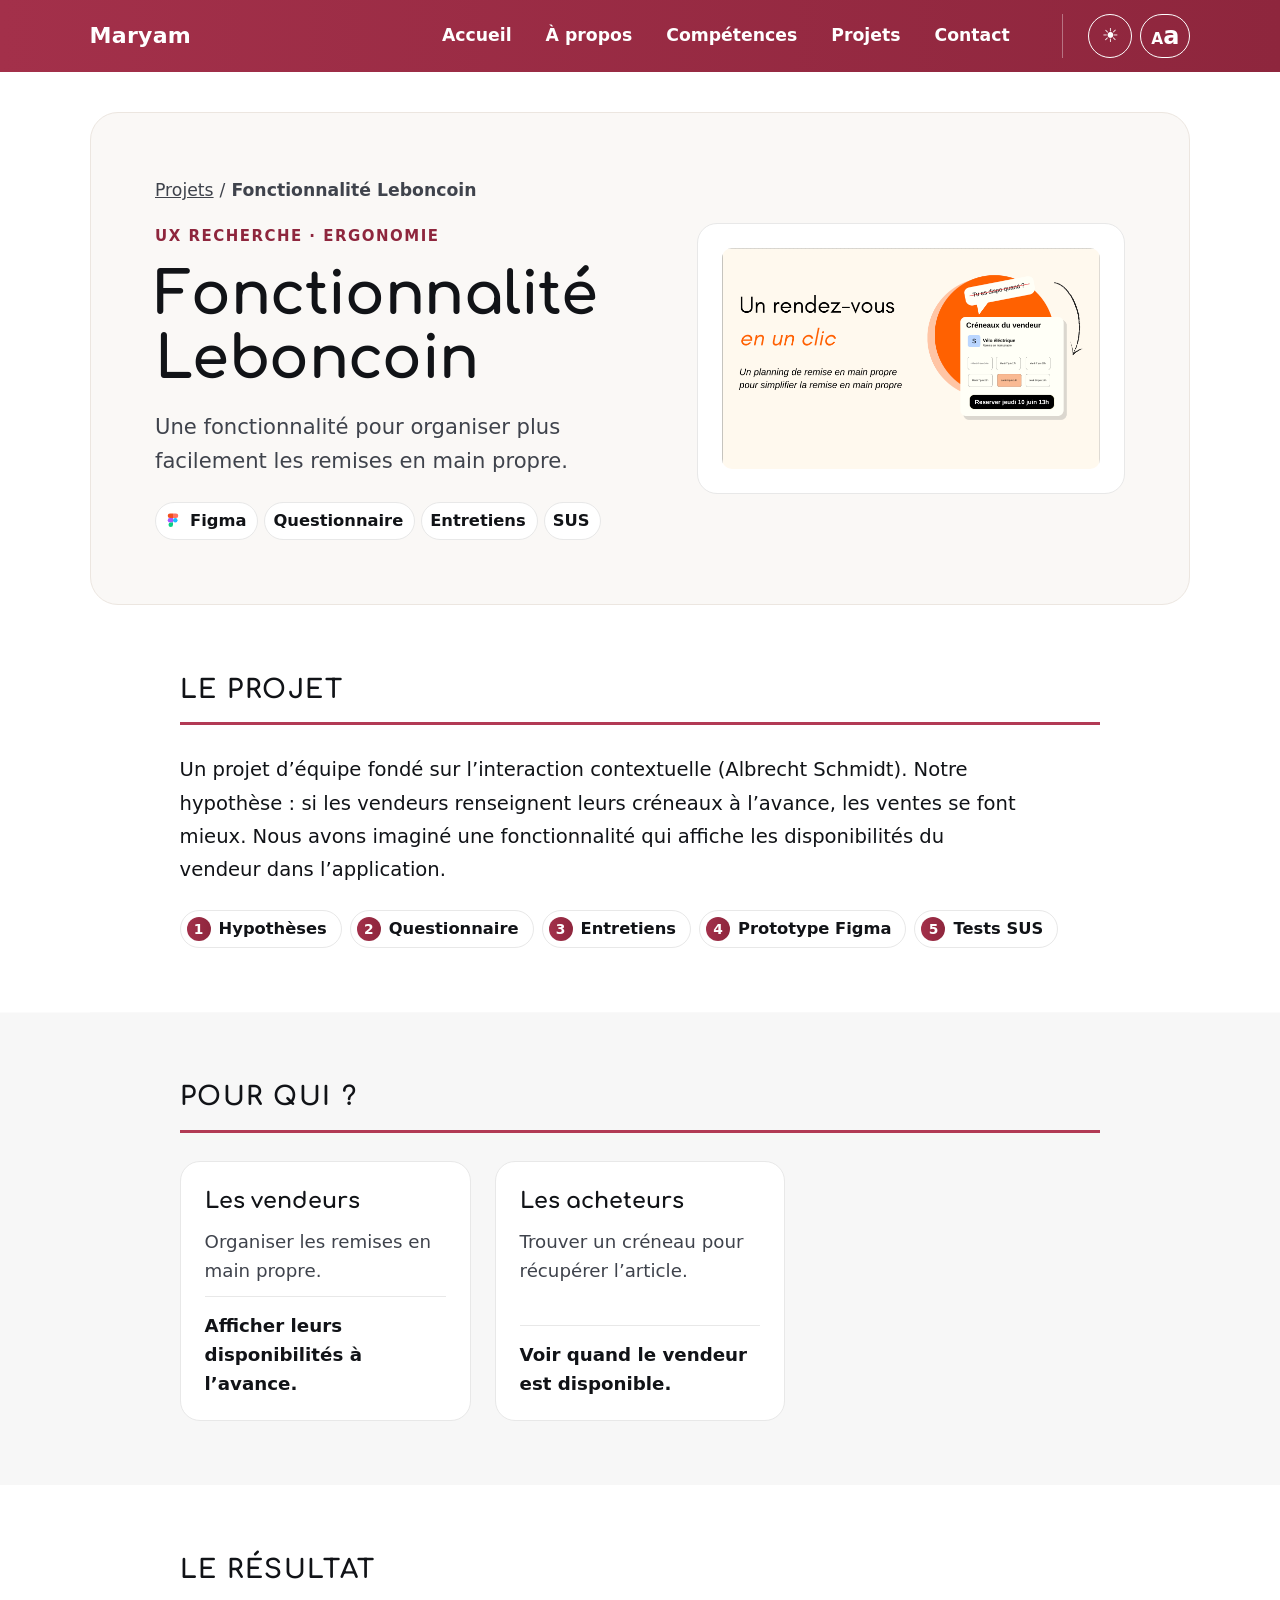
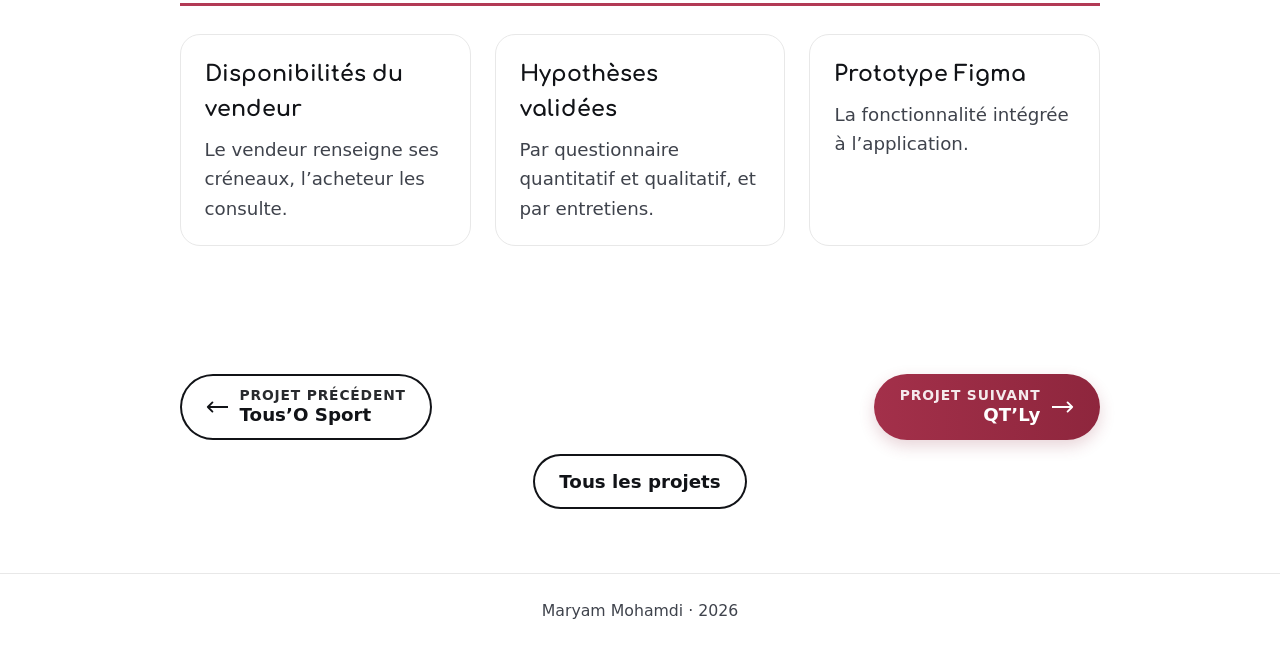
<file: projets/leboncoin.html>
<!DOCTYPE html>
<html lang="fr">
<head>
<meta charset="utf-8">
<meta name="viewport" content="width=device-width, initial-scale=1, viewport-fit=cover">
<title>Fonctionnalité Leboncoin – Projets – Maryam Mohamdi, création numérique et accessibilité</title>
<meta name="description" content="Fonctionnalité Leboncoin : une étude utilisateur et un prototype pour faciliter l’organisation des remises en main propre grâce aux disponibilités du vendeur.">
<link rel="preconnect" href="https://fonts.googleapis.com">
<link rel="preconnect" href="https://fonts.gstatic.com" crossorigin>
<link href="https://fonts.googleapis.com/css2?family=Comfortaa:wght@400;600;700&display=swap" rel="stylesheet">
<link rel="stylesheet" href="../css/styles.css">
<script>
(function(){var r=document.documentElement;try{var t=localStorage.getItem('theme');if(t==='light'||t==='dark')r.setAttribute('data-theme',t);var z=parseInt(localStorage.getItem('textSize'),10);if(z>=80&&z<=200)r.style.fontSize=(z*1.2)+'%'}catch(e){}if(window.matchMedia&&!matchMedia('(prefers-reduced-motion: reduce)').matches&&'IntersectionObserver' in window)r.classList.add('anim');})();
</script>
<script src="../autres/script.js" defer></script>
</head>
<body id="haut">
<a class="skip" href="#contenu">Aller au contenu</a>

<svg width="0" height="0" style="position:absolute" aria-hidden="true" focusable="false">
<symbol id="i-figma" viewBox="0 0 24 24"><path fill="#F24E1E" d="M8 2h4v6H8a3 3 0 010-6z"/><path fill="#FF7262" d="M12 2h4a3 3 0 010 6h-4z"/><path fill="#A259FF" d="M8 8h4v6H8a3 3 0 010-6z"/><circle fill="#1ABCFE" cx="15" cy="11" r="3"/><path fill="#0ACF83" d="M8 14h4v3a3 3 0 11-3-3z"/></symbol>
<symbol id="i-miro" viewBox="0 0 24 24"><rect width="24" height="24" rx="6" fill="#FFD02F"/><path fill="none" stroke="#050038" stroke-width="2.4" stroke-linecap="round" d="M6 17V8m0 4c0-3 3-4 4-1m0 6v-6m0 1c0-3 3-4 4-1m0 6l3-9"/></symbol>
<symbol id="i-canva" viewBox="0 0 24 24"><circle cx="12" cy="12" r="11" fill="#00C4CC"/><path fill="none" stroke="#fff" stroke-width="2.4" stroke-linecap="round" d="M16 9a5 5 0 100 6"/></symbol>
<symbol id="i-html" viewBox="0 0 24 24"><path fill="#E34F26" d="M3 2l1.7 19L12 23l7.3-2L21 2z"/><path fill="#fff" d="M7.6 6.5h8.9l-.2 2H9.7l.2 2h6.1l-.5 5.600-3.500 1-3.500-1-.2-2.600h2l.1 1.300 1.600.4 1.600-.4.2-2H7.900z"/></symbol>
<symbol id="i-css" viewBox="0 0 24 24"><path fill="#1572B6" d="M3 2l1.7 19L12 23l7.3-2L21 2z"/><path fill="#fff" d="M7.600 6.500h8.900l-.2 2H9.700l.2 2h6.100l-.5 5.600-3.500 1-3.500-1-.2-2.600h2l.1 1.300 1.600.4 1.600-.4.2-2H7.900z"/></symbol>
<symbol id="i-python" viewBox="0 0 24 24"><path fill="#3776AB" d="M12 2C7 2 7 4 7 5v2h5v1H5a3 3 0 00-3 3v2c0 2 1 3 3 3h2v-3a3 3 0 013-3h5a2 2 0 002-2V5c0-2-2-3-5-3z"/><path fill="#FFD43B" d="M12 22c5 0 5-2 5-3v-2h-5v-1h7a3 3 0 003-3v-2c0-2-1-3-3-3h-2v3a3 3 0 01-3 3H9a2 2 0 00-2 2v3c0 2 2 3 5 3z"/><circle cx="9.500" cy="5" r="1" fill="#fff"/><circle cx="14.500" cy="19" r="1" fill="#fff"/></symbol>
<symbol id="i-java" viewBox="0 0 24 24"><path fill="#E76F00" d="M4 13h13v3a5 5 0 01-5 5H9a5 5 0 01-5-5z"/><path fill="none" stroke="#E76F00" stroke-width="1.800" d="M17 14h1.500a2.500 2.500 0 010 5H16"/><path fill="none" stroke="#5382A1" stroke-width="1.600" stroke-linecap="round" d="M8 10c-2-2 2-3 0-6m4 6c-2-2 2-3 0-6"/><path fill="#5382A1" d="M5 22h12v1H5z"/></symbol>
<symbol id="i-php" viewBox="0 0 24 24"><ellipse cx="12" cy="12" rx="11" ry="6.500" fill="#777BB4"/><text x="12" y="14.500" font-size="8" font-weight="700" font-style="italic" text-anchor="middle" fill="#fff" font-family="Arial,sans-serif">php</text></symbol>
<symbol id="i-sql" viewBox="0 0 24 24"><ellipse cx="12" cy="5.500" rx="8" ry="3" fill="#00758F"/><path fill="#00758F" d="M4 8.500c0 1.700 3.600 3 8 3s8-1.300 8-3v4c0 1.700-3.600 3-8 3s-8-1.300-8-3zM4 14.500c0 1.700 3.600 3 8 3s8-1.300 8-3v4c0 1.700-3.600 3-8 3s-8-1.300-8-3z"/><path fill="#F29111" d="M4 8.500c0 1.700 3.600 3 8 3s8-1.300 8-3v.800c0 1.700-3.600 3-8 3s-8-1.300-8-3z" opacity=".9"/></symbol>
<symbol id="i-android" viewBox="0 0 24 24"><path fill="#3DDC84" d="M5 16a7 7 0 0114 0z"/><path stroke="#3DDC84" stroke-width="1.500" stroke-linecap="round" d="M8 6L6.500 3.500M16 6l1.500-2.500"/><circle cx="9.500" cy="12.500" r="1" fill="#fff"/><circle cx="14.500" cy="12.500" r="1" fill="#fff"/><path fill="#3DDC84" d="M5 18h14v2a2 2 0 01-2 2H7a2 2 0 01-2-2z" opacity=".55"/></symbol>
<symbol id="i-vscode" viewBox="0 0 24 24"><path fill="#007ACC" fill-rule="evenodd" d="M22 4l-5-2-10 9-4-3-1 1v8l1 1 4-3 10 9 5-2zM17 7v10l-6-5z"/></symbol>
<symbol id="i-arrow" viewBox="0 0 24 12"><path d="M0 6 H22 M17 1 L22 6 L17 11" fill="none" stroke="currentColor" stroke-width="2" stroke-linecap="round" stroke-linejoin="round"/></symbol>
</svg>

<header>
  <a class="brand" href="../index.html"><span>Maryam</span><span class="sr-only"> Mohamdi, accueil</span></a>

  <nav aria-label="Navigation principale">
    <button class="tool" id="burger" type="button" aria-label="Ouvrir le menu" aria-expanded="false" aria-controls="menu">
      <svg width="22" height="18" viewBox="0 0 22 18" aria-hidden="true" focusable="false"><path id="bpath" d="M2 3h18M2 9h18M2 15h18" fill="none" stroke="currentColor" stroke-width="2.4" stroke-linecap="round"/></svg>
    </button>
    <ul class="menu" id="menu" role="list">
      <li><a href="../index.html">Accueil</a></li>
      <li><a href="../index.html#approche">À propos</a></li>
      <li><a href="../index.html#competences">Compétences</a></li>
      <li><a href="../projets.html">Projets</a></li>
      <li><a href="../index.html#contact">Contact</a></li>
    </ul>
  </nav>

  <div class="tools">
    <button class="tool" id="theme" type="button" aria-label="Mode sombre" aria-pressed="false" title="Mode sombre"><span id="themeIcon" aria-hidden="true">☀</span></button>
    <div class="zoomwrap" id="zoomwrap">
      <button class="tool" id="zoom" type="button" aria-expanded="false" aria-controls="zpop" aria-label="Taille du texte" title="Taille du texte">
        <span aria-hidden="true"><span style="font-size:.8em">A</span><span style="font-size:1.25em">a</span></span>
      </button>
      <div class="pop" id="zpop" role="group" aria-labelledby="zpop-t" hidden>
        <p class="pop-t" id="zpop-t">Taille du texte</p>
        <output class="pop-v" id="zval">100 %</output>
        <div class="pop-row">
          <button type="button" id="zout">Réduire</button>
          <button type="button" id="zin">Agrandir</button>
        </div>
        <button type="button" class="reset" id="zreset">Réinitialiser</button>
      </div>
    </div>
  </div>
</header>

<main id="contenu" class="projet">

  <!-- ============ EN-TÊTE ============ -->
  <section class="projet-hero" aria-labelledby="titre-page">
    <div class="projet-hero__texte">
      <nav class="ariane" aria-label="Fil d’Ariane">
        <ol role="list">
          <li><a href="../projets.html">Projets</a></li>
          <li><a href="leboncoin.html" aria-current="page">Fonctionnalité Leboncoin</a></li>
        </ol>
      </nav>
      <p class="surtitre">UX recherche <span aria-hidden="true">·</span> Ergonomie</p>
      <h1 id="titre-page">Fonctionnalité Leboncoin</h1>
      <p class="chapeau">Une fonctionnalité pour organiser plus facilement les remises en main propre.</p>
      <ul class="chips logos" role="list" aria-label="Outils">
        <li><svg aria-hidden="true" focusable="false"><use href="#i-figma"/></svg>Figma</li>
        <li>Questionnaire</li>
        <li>Entretiens</li>
        <li>SUS</li>
      </ul>
    </div>
    <div class="projet-hero__visuel projet-hero__visuel--logo">
      <img src="../images/image-1-leboncoin.png" alt="" width="640" height="360">
    </div>
  </section>

  <section aria-labelledby="titre-projet">
    <div class="lecture">
      <h2 id="titre-projet">Le projet</h2>
      <p>Un projet d’équipe fondé sur l’interaction contextuelle (Albrecht Schmidt). Notre hypothèse : si les vendeurs renseignent leurs créneaux à l’avance, les ventes se font mieux. Nous avons imaginé une fonctionnalité qui affiche les disponibilités du vendeur dans l’application.</p>
    </div>
    <ol class="parcours-mini" role="list" aria-label="Démarche">
      <li>Hypothèses</li><li>Questionnaire</li><li>Entretiens</li><li>Prototype Figma</li><li>Tests SUS</li>
    </ol>
  </section>

  <section aria-labelledby="titre-qui">
    <h2 id="titre-qui">Pour qui ?</h2>
    <ul class="personas" role="list">
      <li class="persona">
        <h3>Les vendeurs</h3>
        <p>Organiser les remises en main propre.</p>
        <p class="persona__besoin">Afficher leurs disponibilités à l’avance.</p>
      </li>
      <li class="persona">
        <h3>Les acheteurs</h3>
        <p>Trouver un créneau pour récupérer l’article.</p>
        <p class="persona__besoin">Voir quand le vendeur est disponible.</p>
      </li>
    </ul>
  </section>

  <section aria-labelledby="titre-resultat">
    <h2 id="titre-resultat">Le résultat</h2>
    <ul class="points" role="list">
      <li><h3>Disponibilités du vendeur</h3><p>Le vendeur renseigne ses créneaux, l’acheteur les consulte.</p></li>
      <li><h3>Hypothèses validées</h3><p>Par questionnaire quantitatif et qualitatif, et par entretiens.</p></li>
      <li><h3>Prototype Figma</h3><p>La fonctionnalité intégrée à l’application.</p></li>
    </ul>
  </section>

  <nav class="projets-nav" aria-label="Autres projets">
    <a class="btn btn--contour" href="tous-o-sport.html">
      <svg class="fleche fleche--retour" aria-hidden="true" focusable="false"><use href="#i-arrow"/></svg>
      <span class="projets-nav__txt"><span class="projets-nav__lbl">Projet précédent<span class="sr-only"> :</span></span> <span class="projets-nav__nom">Tous’O Sport</span></span>
    </a>
    <a class="btn" href="qtly.html">
      <span class="projets-nav__txt projets-nav__txt--droite"><span class="projets-nav__lbl">Projet suivant<span class="sr-only"> :</span></span> <span class="projets-nav__nom">QT’Ly</span></span>
      <svg class="fleche" aria-hidden="true" focusable="false"><use href="#i-arrow"/></svg>
    </a>
    <a class="btn btn--contour projets-nav__tous" href="../projets.html">Tous les projets</a>
  </nav>

</main>

<footer>Maryam Mohamdi · 2026</footer>

<a class="totop" id="totop" href="#haut" aria-label="Remonter en haut de la page" title="Remonter en haut">
  <svg viewBox="0 0 24 24" aria-hidden="true" focusable="false"><path d="M12 19V5M5 12l7-7 7 7" fill="none" stroke="currentColor" stroke-width="2.6" stroke-linecap="round" stroke-linejoin="round"/></svg>
</a>
</body>
</html>
</file>
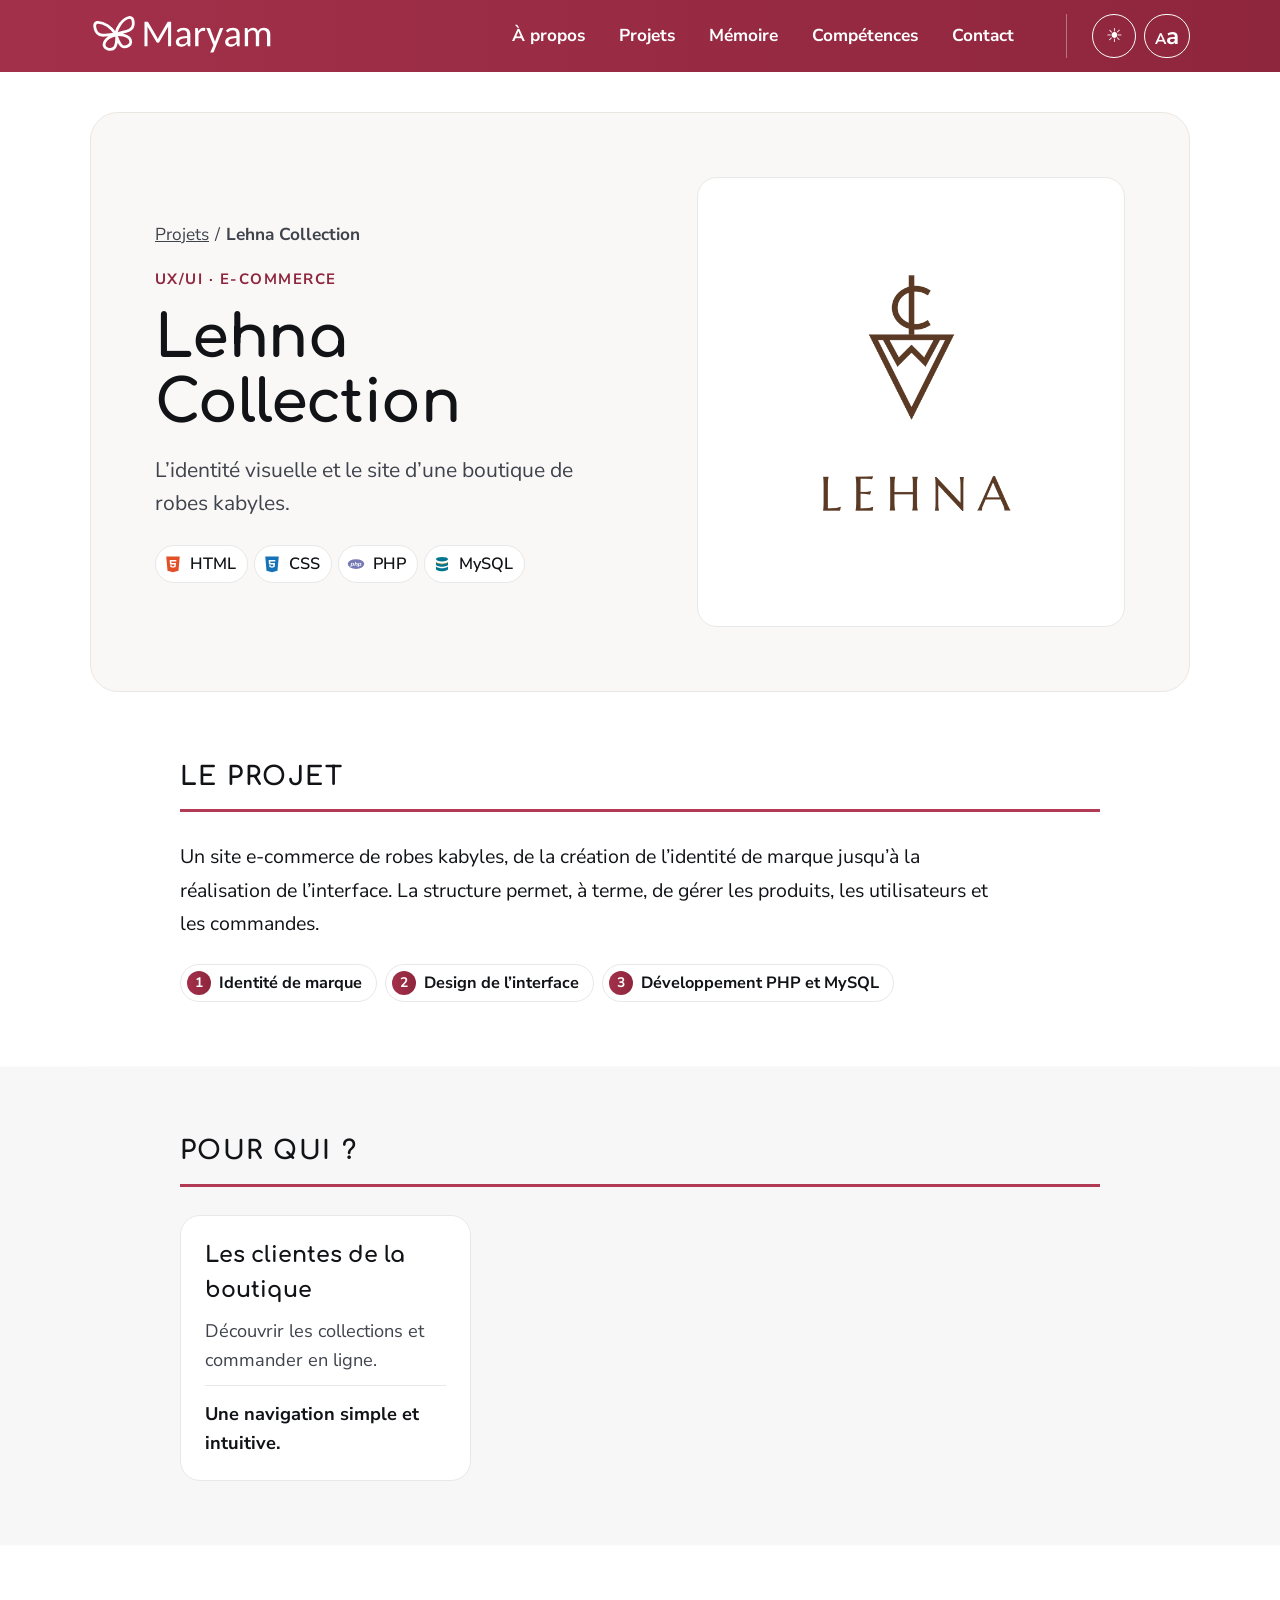
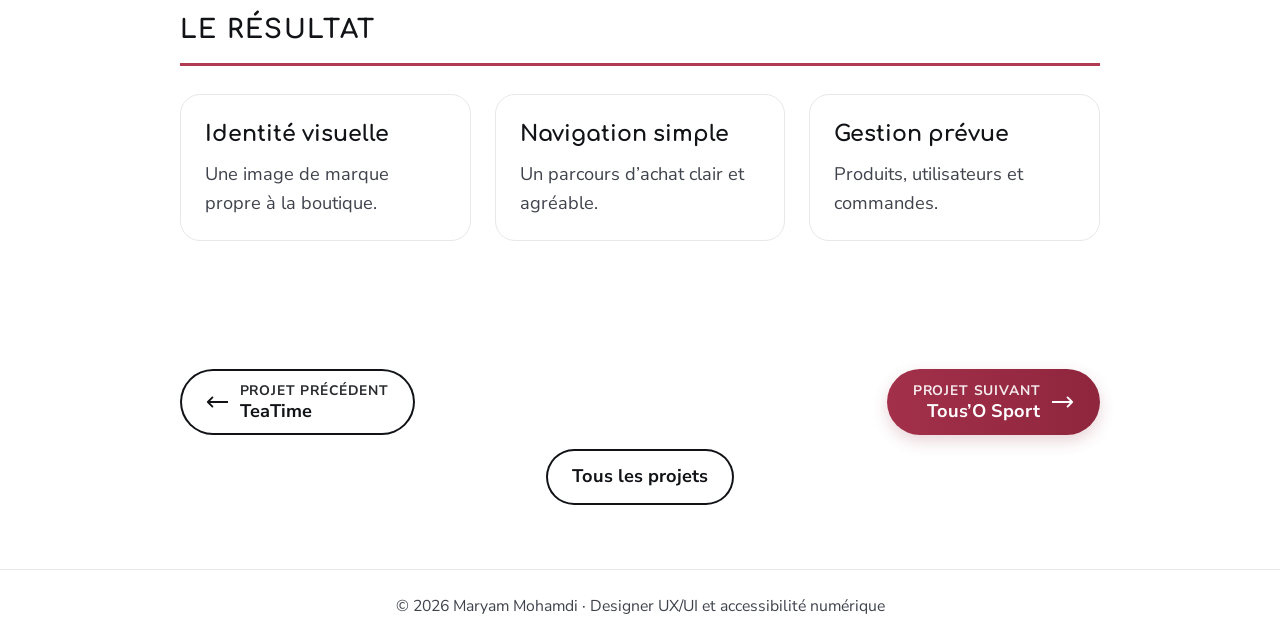
<file: projets/lehna-collection.html>
<!DOCTYPE html>
<html lang="fr">
<head>
<meta charset="utf-8">
<meta name="viewport" content="width=device-width, initial-scale=1, viewport-fit=cover">
<title>Lehna Collection – Projets – Maryam Mohamdi, création numérique et accessibilité</title>
<meta name="description" content="Lehna Collection : identité visuelle et site e-commerce d’une boutique de robes kabyles.">
<link rel="preconnect" href="https://fonts.googleapis.com">
<link rel="preconnect" href="https://fonts.gstatic.com" crossorigin>
<link href="https://fonts.googleapis.com/css2?family=Caveat:wght@600;700&family=Comfortaa:wght@400;600;700&family=Nunito+Sans:wght@400;600;700&display=swap" rel="stylesheet">
<link rel="icon" href="../images/favicon.svg" type="image/svg+xml">
<link rel="icon" href="../images/favicon.png" type="image/png">
<link rel="stylesheet" href="../css/styles.css">
<!-- Applique le thème et la taille de texte enregistrés avant l'affichage (évite un flash) -->
<script>
(function(){var r=document.documentElement;try{var t=localStorage.getItem('theme');if(t==='light'||t==='dark')r.setAttribute('data-theme',t);var z=parseInt(localStorage.getItem('textSize'),10);if(z>=80&&z<=200)r.style.fontSize=(z*1.2)+'%'}catch(e){}if(window.matchMedia&&!matchMedia('(prefers-reduced-motion: reduce)').matches&&'IntersectionObserver' in window)r.classList.add('anim');})();
</script>
<script src="../autres/script.js" defer></script>
<script src="../autres/outils-mobile.js" defer></script>
</head>
<body id="haut">
<a class="skip" href="#contenu">Aller au contenu</a>

<!-- Icônes (décoratives) -->
<svg width="0" height="0" style="position:absolute" aria-hidden="true" focusable="false">
<symbol id="i-figma" viewBox="0 0 24 24"><path fill="#F24E1E" d="M8 2h4v6H8a3 3 0 010-6z"/><path fill="#FF7262" d="M12 2h4a3 3 0 010 6h-4z"/><path fill="#A259FF" d="M8 8h4v6H8a3 3 0 010-6z"/><circle fill="#1ABCFE" cx="15" cy="11" r="3"/><path fill="#0ACF83" d="M8 14h4v3a3 3 0 11-3-3z"/></symbol>
<symbol id="i-miro" viewBox="0 0 24 24"><rect width="24" height="24" rx="6" fill="#FFD02F"/><path fill="none" stroke="#050038" stroke-width="2.4" stroke-linecap="round" d="M6 17V8m0 4c0-3 3-4 4-1m0 6v-6m0 1c0-3 3-4 4-1m0 6l3-9"/></symbol>
<symbol id="i-canva" viewBox="0 0 24 24"><circle cx="12" cy="12" r="11" fill="#00C4CC"/><path fill="none" stroke="#fff" stroke-width="2.4" stroke-linecap="round" d="M16 9a5 5 0 100 6"/></symbol>
<symbol id="i-html" viewBox="0 0 24 24"><path fill="#E34F26" d="M3 2l1.7 19L12 23l7.3-2L21 2z"/><path fill="#fff" d="M7.6 6.5h8.9l-.2 2H9.7l.2 2h6.1l-.5 5.600-3.500 1-3.500-1-.2-2.600h2l.1 1.300 1.600.4 1.600-.4.2-2H7.900z"/></symbol>
<symbol id="i-css" viewBox="0 0 24 24"><path fill="#1572B6" d="M3 2l1.7 19L12 23l7.3-2L21 2z"/><path fill="#fff" d="M7.600 6.500h8.900l-.2 2H9.700l.2 2h6.100l-.5 5.600-3.500 1-3.500-1-.2-2.600h2l.1 1.300 1.600.4 1.600-.4.2-2H7.900z"/></symbol>
<symbol id="i-python" viewBox="0 0 24 24"><path fill="#3776AB" d="M12 2C7 2 7 4 7 5v2h5v1H5a3 3 0 00-3 3v2c0 2 1 3 3 3h2v-3a3 3 0 013-3h5a2 2 0 002-2V5c0-2-2-3-5-3z"/><path fill="#FFD43B" d="M12 22c5 0 5-2 5-3v-2h-5v-1h7a3 3 0 003-3v-2c0-2-1-3-3-3h-2v3a3 3 0 01-3 3H9a2 2 0 00-2 2v3c0 2 2 3 5 3z"/><circle cx="9.500" cy="5" r="1" fill="#fff"/><circle cx="14.500" cy="19" r="1" fill="#fff"/></symbol>
<symbol id="i-java" viewBox="0 0 24 24"><path fill="#E76F00" d="M4 13h13v3a5 5 0 01-5 5H9a5 5 0 01-5-5z"/><path fill="none" stroke="#E76F00" stroke-width="1.800" d="M17 14h1.500a2.500 2.500 0 010 5H16"/><path fill="none" stroke="#5382A1" stroke-width="1.600" stroke-linecap="round" d="M8 10c-2-2 2-3 0-6m4 6c-2-2 2-3 0-6"/><path fill="#5382A1" d="M5 22h12v1H5z"/></symbol>
<symbol id="i-php" viewBox="0 0 24 24"><ellipse cx="12" cy="12" rx="11" ry="6.500" fill="#777BB4"/><text x="12" y="14.500" font-size="8" font-weight="700" font-style="italic" text-anchor="middle" fill="#fff" font-family="Arial,sans-serif">php</text></symbol>
<symbol id="i-sql" viewBox="0 0 24 24"><ellipse cx="12" cy="5.500" rx="8" ry="3" fill="#00758F"/><path fill="#00758F" d="M4 8.500c0 1.700 3.600 3 8 3s8-1.300 8-3v4c0 1.700-3.600 3-8 3s-8-1.300-8-3zM4 14.500c0 1.700 3.600 3 8 3s8-1.300 8-3v4c0 1.700-3.600 3-8 3s-8-1.300-8-3z"/><path fill="#F29111" d="M4 8.500c0 1.700 3.600 3 8 3s8-1.300 8-3v.800c0 1.700-3.600 3-8 3s-8-1.300-8-3z" opacity=".9"/></symbol>
<symbol id="i-android" viewBox="0 0 24 24"><path fill="#3DDC84" d="M5 16a7 7 0 0114 0z"/><path stroke="#3DDC84" stroke-width="1.500" stroke-linecap="round" d="M8 6L6.500 3.500M16 6l1.500-2.500"/><circle cx="9.500" cy="12.500" r="1" fill="#fff"/><circle cx="14.500" cy="12.500" r="1" fill="#fff"/><path fill="#3DDC84" d="M5 18h14v2a2 2 0 01-2 2H7a2 2 0 01-2-2z" opacity=".55"/></symbol>
<symbol id="i-vscode" viewBox="0 0 24 24"><path fill="#007ACC" fill-rule="evenodd" d="M22 4l-5-2-10 9-4-3-1 1v8l1 1 4-3 10 9 5-2zM17 7v10l-6-5z"/></symbol>
<symbol id="i-arrow" viewBox="0 0 24 12"><path d="M0 6 H22 M17 1 L22 6 L17 11" fill="none" stroke="currentColor" stroke-width="2" stroke-linecap="round" stroke-linejoin="round"/></symbol>
</svg>

<header>
  <a class="brand" href="../index.html">
    <svg class="brand-logo" viewBox="0 0 722 172" aria-hidden="true" focusable="false"><g fill="currentColor" transform="translate(16 8)"><path d="M252 236 C 210 216, 150 226, 100 214 C 66 204, 40 172, 36 130 C 32 94, 38 66, 70 62 C 150 70, 220 150, 254 226 C 286 154, 352 78, 432 70 C 466 68, 476 96, 472 132 C 468 172, 442 202, 410 212 C 358 226, 302 218, 262 236 C 304 242, 368 258, 396 298 C 418 330, 406 368, 376 380 C 350 390, 320 394, 300 374 C 278 350, 268 304, 260 262 C 252 304, 240 350, 216 374 C 196 394, 164 390, 138 380 C 106 368, 92 330, 114 298 C 142 258, 208 242, 248 240" transform="translate(0 5) scale(0.3455) translate(-10 -40) rotate(-10 256 230)" fill="none" stroke="currentColor" stroke-width="31.8" stroke-linecap="round" stroke-linejoin="round"/><path d="M245.1572265625 82.9169921875Q246.109375 84.6015625 246.87841796875 86.359375Q247.6474609375 88.1171875 248.3798828125 89.9482421875Q249.1123046875 88.0439453125 249.88134765625 86.2861328125Q250.650390625 84.5283203125 251.529296875 82.9169921875L285.513671875 23.95703125Q286.392578125 22.4189453125 287.41796875 22.08935546875Q288.443359375 21.759765625 290.201171875 21.759765625H300.015625V118.0H288.2236328125V47.7607421875Q288.2236328125 46.2958984375 288.33349609375 44.50146484375Q288.443359375 42.70703125 288.58984375 40.8759765625L254.2392578125 101.2275390625Q252.5546875 104.23046875 249.4052734375 104.23046875H247.5009765625Q244.3515625 104.23046875 242.6669921875 101.2275390625L207.5107421875 40.94921875Q207.9501953125 44.611328125 207.9501953125 47.7607421875V118.0H196.2314453125V21.759765625H206.0458984375Q207.8037109375 21.759765625 208.79248046875 22.08935546875Q209.78125 22.4189453125 210.7333984375 24.0302734375L245.1572265625 82.9169921875ZM369.15625 118.0Q367.251953125 118.0 366.2265625 117.4140625Q365.201171875 116.828125 364.8349609375 114.9970703125L363.2236328125 108.33203125Q360.4404296875 110.8955078125 357.76708984375 112.90966796875Q355.09375 114.923828125 352.1640625 116.3154296875Q349.234375 117.70703125 345.865234375 118.40283203125Q342.49609375 119.0986328125 338.4677734375 119.0986328125Q334.29296875 119.0986328125 330.66748046875 117.96337890625Q327.0419921875 116.828125 324.29541015625 114.44775390625Q321.548828125 112.0673828125 319.97412109375 108.51513671875Q318.3994140625 104.962890625 318.3994140625 100.12890625Q318.3994140625 95.880859375 320.70654296875 91.96240234375Q323.013671875 88.0439453125 328.2138671875 84.9677734375Q333.4140625 81.8916015625 341.763671875 79.95068359375Q350.11328125 78.009765625 362.271484375 77.716796875V72.2236328125Q362.271484375 63.8740234375 358.71923828125 59.66259765625Q355.1669921875 55.451171875 348.35546875 55.451171875Q343.814453125 55.451171875 340.70166015625 56.623046875Q337.5888671875 57.794921875 335.318359375 59.1865234375Q333.0478515625 60.578125 331.39990234375 61.75Q329.751953125 62.921875 328.0673828125 62.921875Q326.7490234375 62.921875 325.796875 62.2626953125Q324.8447265625 61.603515625 324.2587890625 60.578125L321.9150390625 56.4765625Q327.84765625 50.763671875 334.69580078125 47.94384765625Q341.5439453125 45.1240234375 349.8935546875 45.1240234375Q355.8994140625 45.1240234375 360.5869140625 47.06494140625Q365.2744140625 49.005859375 368.423828125 52.5947265625Q371.5732421875 56.18359375 373.22119140625 61.1640625Q374.869140625 66.14453125 374.869140625 72.2236328125V118.0ZM342.349609375 110.08984375Q345.572265625 110.08984375 348.2822265625 109.4306640625Q350.9921875 108.771484375 353.4091796875 107.56298828125Q355.826171875 106.3544921875 357.98681640625 104.56005859375Q360.1474609375 102.765625 362.271484375 100.568359375V85.7734375Q353.7021484375 86.1396484375 347.6962890625 87.20166015625Q341.6904296875 88.263671875 337.91845703125 90.021484375Q334.146484375 91.779296875 332.4619140625 94.15966796875Q330.77734375 96.5400390625 330.77734375 99.4697265625Q330.77734375 102.2529296875 331.69287109375 104.26708984375Q332.6083984375 106.28125 334.146484375 107.56298828125Q335.6845703125 108.8447265625 337.80859375 109.46728515625Q339.9326171875 110.08984375 342.349609375 110.08984375ZM393.6923828125 118.0V46.369140625H401.08984375Q403.140625 46.369140625 403.98291015625 47.1748046875Q404.8251953125 47.98046875 404.9716796875 49.884765625L405.8505859375 60.431640625Q409.146484375 53.3271484375 413.98046875 49.2255859375Q418.814453125 45.1240234375 425.6259765625 45.1240234375Q427.896484375 45.1240234375 429.8740234375 45.60009765625Q431.8515625 46.076171875 433.462890625 47.1748046875L432.4375 56.6962890625Q432.2177734375 58.52734375 430.38671875 58.52734375Q429.361328125 58.52734375 427.49365234375 58.12451171875Q425.6259765625 57.7216796875 423.35546875 57.7216796875Q420.0595703125 57.7216796875 417.53271484375 58.71044921875Q415.005859375 59.69921875 412.99169921875 61.64013671875Q410.9775390625 63.5810546875 409.439453125 66.3642578125Q407.9013671875 69.1474609375 406.5830078125 72.736328125V118.0ZM466.3486328125 139.09375Q465.7626953125 140.55859375 464.77392578125 141.3642578125Q463.78515625 142.169921875 461.880859375 142.169921875H452.2861328125L464.5908203125 113.751953125L437.1982421875 46.369140625H448.3310546875Q450.015625 46.369140625 450.89453125 47.1748046875Q451.7734375 47.98046875 452.212890625 49.005859375L468.912109375 93.830078125Q469.498046875 95.3681640625 470.04736328125 96.90625Q470.5966796875 98.4443359375 470.962890625 99.982421875Q471.40234375 98.37109375 471.95166015625 96.79638671875Q472.5009765625 95.2216796875 473.0869140625 93.68359375L489.2734375 49.005859375Q489.712890625 47.9072265625 490.73828125 47.13818359375Q491.763671875 46.369140625 493.0087890625 46.369140625H503.2626953125ZM561.197265625 118.0Q559.29296875 118.0 558.267578125 117.4140625Q557.2421875 116.828125 556.8759765625 114.9970703125L555.2646484375 108.33203125Q552.4814453125 110.8955078125 549.80810546875 112.90966796875Q547.134765625 114.923828125 544.205078125 116.3154296875Q541.275390625 117.70703125 537.90625 118.40283203125Q534.537109375 119.0986328125 530.5087890625 119.0986328125Q526.333984375 119.0986328125 522.70849609375 117.96337890625Q519.0830078125 116.828125 516.33642578125 114.44775390625Q513.58984375 112.0673828125 512.01513671875 108.51513671875Q510.4404296875 104.962890625 510.4404296875 100.12890625Q510.4404296875 95.880859375 512.74755859375 91.96240234375Q515.0546875 88.0439453125 520.2548828125 84.9677734375Q525.455078125 81.8916015625 533.8046875 79.95068359375Q542.154296875 78.009765625 554.3125 77.716796875V72.2236328125Q554.3125 63.8740234375 550.76025390625 59.66259765625Q547.2080078125 55.451171875 540.396484375 55.451171875Q535.85546875 55.451171875 532.74267578125 56.623046875Q529.6298828125 57.794921875 527.359375 59.1865234375Q525.0888671875 60.578125 523.44091796875 61.75Q521.79296875 62.921875 520.1083984375 62.921875Q518.7900390625 62.921875 517.837890625 62.2626953125Q516.8857421875 61.603515625 516.2998046875 60.578125L513.9560546875 56.4765625Q519.888671875 50.763671875 526.73681640625 47.94384765625Q533.5849609375 45.1240234375 541.9345703125 45.1240234375Q547.9404296875 45.1240234375 552.6279296875 47.06494140625Q557.3154296875 49.005859375 560.46484375 52.5947265625Q563.6142578125 56.18359375 565.26220703125 61.1640625Q566.91015625 66.14453125 566.91015625 72.2236328125V118.0ZM534.390625 110.08984375Q537.61328125 110.08984375 540.3232421875 109.4306640625Q543.033203125 108.771484375 545.4501953125 107.56298828125Q547.8671875 106.3544921875 550.02783203125 104.56005859375Q552.1884765625 102.765625 554.3125 100.568359375V85.7734375Q545.7431640625 86.1396484375 539.7373046875 87.20166015625Q533.7314453125 88.263671875 529.95947265625 90.021484375Q526.1875 91.779296875 524.5029296875 94.15966796875Q522.818359375 96.5400390625 522.818359375 99.4697265625Q522.818359375 102.2529296875 523.73388671875 104.26708984375Q524.6494140625 106.28125 526.1875 107.56298828125Q527.7255859375 108.8447265625 529.849609375 109.46728515625Q531.9736328125 110.08984375 534.390625 110.08984375ZM586.9052734375 118.0V46.369140625H594.5224609375Q595.9873046875 46.369140625 596.82958984375 46.99169921875Q597.671875 47.6142578125 597.818359375 49.005859375L598.9169921875 56.330078125Q600.9677734375 53.9130859375 603.20166015625 51.89892578125Q605.435546875 49.884765625 607.9990234375 48.38330078125Q610.5625 46.8818359375 613.4921875 46.076171875Q616.421875 45.2705078125 619.7177734375 45.2705078125Q627.115234375 45.2705078125 631.76611328125 49.298828125Q636.4169921875 53.3271484375 638.39453125 60.138671875Q639.9326171875 56.18359375 642.45947265625 53.400390625Q644.986328125 50.6171875 648.0625 48.7861328125Q651.138671875 46.955078125 654.654296875 46.11279296875Q658.169921875 45.2705078125 661.83203125 45.2705078125Q673.55078125 45.2705078125 679.95947265625 52.3017578125Q686.3681640625 59.3330078125 686.3681640625 72.3701171875V118.0H673.4775390625V72.3701171875Q673.4775390625 64.0205078125 669.6689453125 59.73583984375Q665.8603515625 55.451171875 658.755859375 55.451171875Q655.533203125 55.451171875 652.6767578125 56.51318359375Q649.8203125 57.5751953125 647.65966796875 59.73583984375Q645.4990234375 61.896484375 644.21728515625 65.0458984375Q642.935546875 68.1953125 642.935546875 72.3701171875V118.0H630.044921875V72.3701171875Q630.044921875 63.80078125 626.49267578125 59.6259765625Q622.9404296875 55.451171875 616.0556640625 55.451171875Q611.3681640625 55.451171875 607.2666015625 57.90478515625Q603.1650390625 60.3583984375 599.7958984375 64.6796875V118.0Z"/></g></svg>
    <span class="sr-only">Maryam Mohamdi</span>
    <span class="brand-role">UX/UI · Accessibilité</span>
    <span class="sr-only">, accueil</span>
  </a>

  <nav aria-label="Navigation principale">
    <button class="tool" id="burger" type="button" aria-label="Ouvrir le menu" aria-expanded="false" aria-controls="menu">
      <svg width="22" height="18" viewBox="0 0 22 18" aria-hidden="true" focusable="false"><path id="bpath" d="M2 3h18M2 9h18M2 15h18" fill="none" stroke="currentColor" stroke-width="2.4" stroke-linecap="round"/></svg>
    </button>
    <ul class="menu" id="menu" role="list">
      <li><a href="../index.html#approche">À propos</a></li>
      <li><a href="../projets.html">Projets</a></li>
      <li><a href="../index.html#memoire">Mémoire</a></li>
      <li><a href="../index.html#competences">Compétences</a></li>
      <li><a href="../index.html#contact">Contact</a></li>
    </ul>
  </nav>

  <!-- Visible uniquement sur téléphone : ouvre / ferme le panneau des outils d'affichage -->
  <button class="tool" id="outils-toggle" type="button" aria-expanded="false" aria-controls="outils" aria-label="Options d’affichage" title="Options d’affichage">
    <svg width="22" height="22" viewBox="0 0 24 24" aria-hidden="true" focusable="false"><path d="M4 7h9M19 7h1M4 17h3M13 17h7" fill="none" stroke="currentColor" stroke-width="2.2" stroke-linecap="round"/><circle cx="16" cy="7" r="2.6" fill="none" stroke="currentColor" stroke-width="2.2"/><circle cx="10" cy="17" r="2.6" fill="none" stroke="currentColor" stroke-width="2.2"/></svg>
  </button>

  <div class="tools" id="outils">
    <button class="tool" id="theme" type="button" aria-label="Mode sombre" aria-pressed="false" title="Mode sombre"><span id="themeIcon" aria-hidden="true">☀</span><span class="tool-lbl" aria-hidden="true">Mode sombre</span></button>
    <div class="zoomwrap" id="zoomwrap">
      <button class="tool" id="zoom" type="button" aria-expanded="false" aria-controls="zpop" aria-label="Taille du texte" title="Taille du texte">
        <span aria-hidden="true"><span style="font-size:.8em">A</span><span style="font-size:1.25em">a</span></span><span class="tool-lbl" aria-hidden="true">Taille du texte</span>
      </button>
      <div class="pop" id="zpop" role="group" aria-labelledby="zpop-t" hidden>
        <p class="pop-t" id="zpop-t">Taille du texte</p>
        <output class="pop-v" id="zval">100 %</output>
        <div class="pop-row">
          <button type="button" id="zout">Réduire</button>
          <button type="button" id="zin">Agrandir</button>
        </div>
        <button type="button" class="reset" id="zreset">Réinitialiser</button>
      </div>
    </div>
  </div>
  <div class="progression" aria-hidden="true"><span></span></div>
</header>

<main id="contenu" class="projet">

  <!-- ============ EN-TÊTE ============ -->
  <section class="projet-hero" aria-labelledby="titre-page">
    <div class="projet-hero__texte">
      <nav class="ariane" aria-label="Fil d’Ariane">
        <ol role="list">
          <li><a href="../projets.html">Projets</a></li>
          <li><a href="lehna-collection.html" aria-current="page">Lehna Collection</a></li>
        </ol>
      </nav>
      <p class="surtitre">UX/UI <span aria-hidden="true">·</span> E-commerce</p>
      <h1 id="titre-page">Lehna Collection</h1>
      <p class="chapeau">L’identité visuelle et le site d’une boutique de robes kabyles.</p>
      <ul class="chips logos" role="list" aria-label="Outils">
        <li><svg aria-hidden="true" focusable="false"><use href="#i-html"/></svg>HTML</li>
        <li><svg aria-hidden="true" focusable="false"><use href="#i-css"/></svg>CSS</li>
        <li><svg aria-hidden="true" focusable="false"><use href="#i-php"/></svg>PHP</li>
        <li><svg aria-hidden="true" focusable="false"><use href="#i-sql"/></svg>MySQL</li>
      </ul>
    </div>
    <div class="projet-hero__visuel projet-hero__visuel--logo">
      <!-- Logo décoratif : le nom du projet est déjà le titre de la page -->
      <img src="../images/lehna-logo.png" alt="" width="640" height="360">
    </div>
  </section>

  <!-- ============ LE PROJET ============ -->
  <section aria-labelledby="titre-projet">
    <div class="lecture">
      <h2 id="titre-projet">Le projet</h2>
      <p>Un site e-commerce de robes kabyles, de la création de l’identité de marque jusqu’à la réalisation de l’interface. La structure permet, à terme, de gérer les produits, les utilisateurs et les commandes.</p>
    </div>
    <ol class="parcours-mini" role="list" aria-label="Démarche">
      <li>Identité de marque</li><li>Design de l’interface</li><li>Développement PHP et MySQL</li>
    </ol>
  </section>

  <!-- ============ POUR QUI ============ -->
  <section aria-labelledby="titre-qui">
    <h2 id="titre-qui">Pour qui ?</h2>
    <ul class="personas" role="list">
      <li class="persona">
        <h3>Les clientes de la boutique</h3>
        <p>Découvrir les collections et commander en ligne.</p>
        <p class="persona__besoin">Une navigation simple et intuitive.</p>
      </li>
    </ul>
  </section>

  <!-- ============ LE RÉSULTAT ============ -->
  <section aria-labelledby="titre-resultat">
    <h2 id="titre-resultat">Le résultat</h2>
    <ul class="points" role="list">
      <li><h3>Identité visuelle</h3><p>Une image de marque propre à la boutique.</p></li>
      <li><h3>Navigation simple</h3><p>Un parcours d’achat clair et agréable.</p></li>
      <li><h3>Gestion prévue</h3><p>Produits, utilisateurs et commandes.</p></li>
    </ul>
  </section>

  <!-- ============ AUTRES PROJETS ============ -->
  <nav class="projets-nav" aria-label="Autres projets">
    <a class="btn btn--contour" href="teatime.html">
      <svg class="fleche fleche--retour" aria-hidden="true" focusable="false"><use href="#i-arrow"/></svg>
      <span class="projets-nav__txt"><span class="projets-nav__lbl">Projet précédent<span class="sr-only"> :</span></span> <span class="projets-nav__nom">TeaTime</span></span>
    </a>
    <a class="btn" href="tous-o-sport.html">
      <span class="projets-nav__txt projets-nav__txt--droite"><span class="projets-nav__lbl">Projet suivant<span class="sr-only"> :</span></span> <span class="projets-nav__nom">Tous’O Sport</span></span>
      <svg class="fleche" aria-hidden="true" focusable="false"><use href="#i-arrow"/></svg>
    </a>
    <a class="btn btn--contour projets-nav__tous" href="../projets.html">Tous les projets</a>
  </nav>

</main>

<footer><p>© 2026 Maryam Mohamdi · Designer UX/UI et accessibilité numérique</p></footer>

<a class="totop" id="totop" href="#haut" aria-label="Remonter en haut de la page" title="Remonter en haut">
  <svg viewBox="0 0 24 24" aria-hidden="true" focusable="false"><path d="M12 19V5M5 12l7-7 7 7" fill="none" stroke="currentColor" stroke-width="2.6" stroke-linecap="round" stroke-linejoin="round"/></svg>
</a>
</body>
</html>
</file>
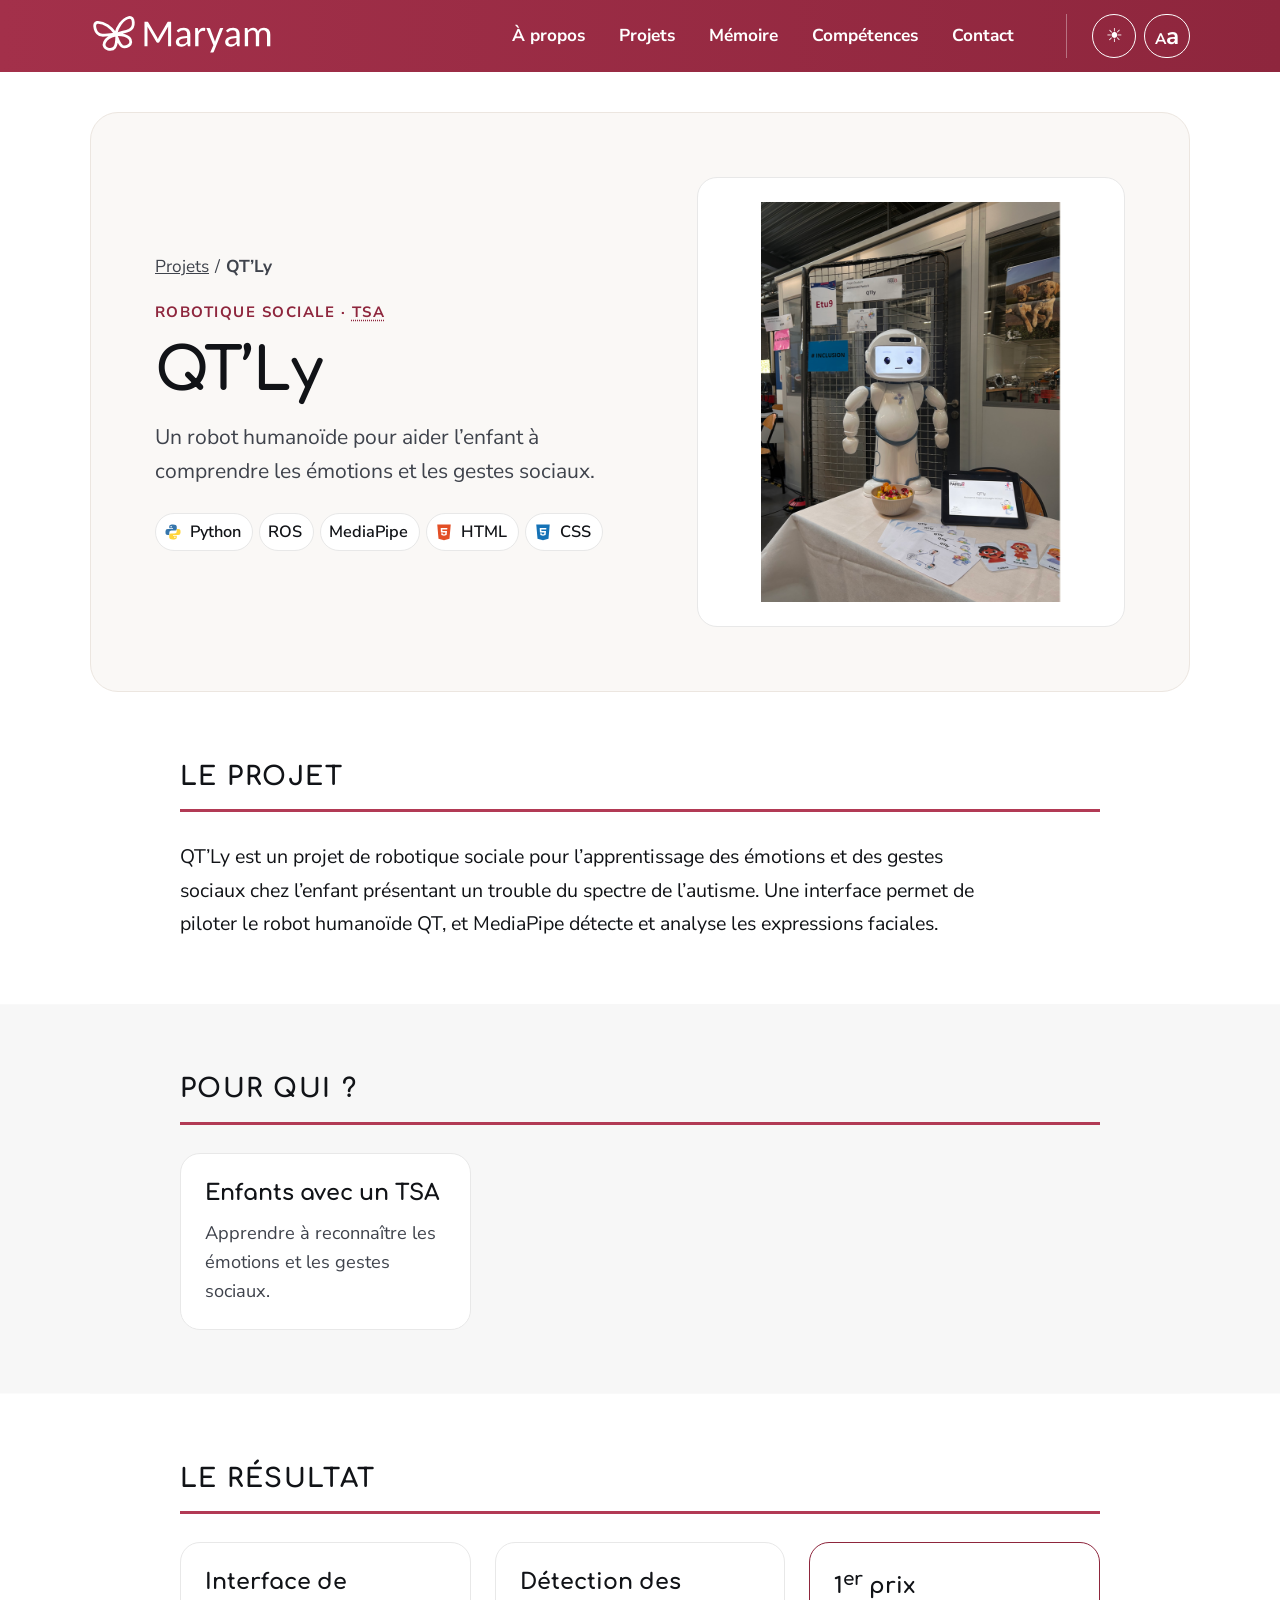
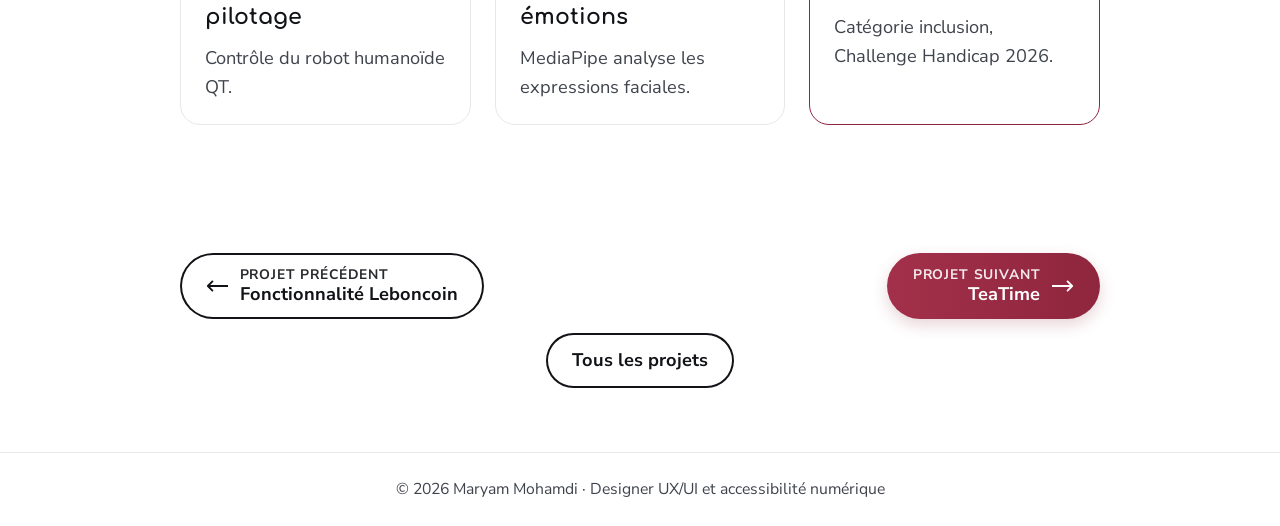
<file: projets/qtly.html>
<!DOCTYPE html>
<html lang="fr">
<head>
<meta charset="utf-8">
<meta name="viewport" content="width=device-width, initial-scale=1, viewport-fit=cover">
<title>QT’Ly – Projets – Maryam Mohamdi, création numérique et accessibilité</title>
<meta name="description" content="QT’Ly : un projet de robotique sociale avec le robot QT pour accompagner l’apprentissage des émotions et des gestes sociaux chez l’enfant.">
<link rel="preconnect" href="https://fonts.googleapis.com">
<link rel="preconnect" href="https://fonts.gstatic.com" crossorigin>
<link href="https://fonts.googleapis.com/css2?family=Caveat:wght@600;700&family=Comfortaa:wght@400;600;700&family=Nunito+Sans:wght@400;600;700&display=swap" rel="stylesheet">
<link rel="icon" href="../images/favicon.svg" type="image/svg+xml">
<link rel="icon" href="../images/favicon.png" type="image/png">
<link rel="stylesheet" href="../css/styles.css">
<!-- Applique le thème et la taille de texte enregistrés avant l'affichage (évite un flash) -->
<script>
(function(){var r=document.documentElement;try{var t=localStorage.getItem('theme');if(t==='light'||t==='dark')r.setAttribute('data-theme',t);var z=parseInt(localStorage.getItem('textSize'),10);if(z>=80&&z<=200)r.style.fontSize=(z*1.2)+'%'}catch(e){}if(window.matchMedia&&!matchMedia('(prefers-reduced-motion: reduce)').matches&&'IntersectionObserver' in window)r.classList.add('anim');})();
</script>
<script src="../autres/script.js" defer></script>
<script src="../autres/outils-mobile.js" defer></script>
</head>
<body id="haut">
<a class="skip" href="#contenu">Aller au contenu</a>

<!-- Icônes (décoratives) -->
<svg width="0" height="0" style="position:absolute" aria-hidden="true" focusable="false">
<symbol id="i-figma" viewBox="0 0 24 24"><path fill="#F24E1E" d="M8 2h4v6H8a3 3 0 010-6z"/><path fill="#FF7262" d="M12 2h4a3 3 0 010 6h-4z"/><path fill="#A259FF" d="M8 8h4v6H8a3 3 0 010-6z"/><circle fill="#1ABCFE" cx="15" cy="11" r="3"/><path fill="#0ACF83" d="M8 14h4v3a3 3 0 11-3-3z"/></symbol>
<symbol id="i-miro" viewBox="0 0 24 24"><rect width="24" height="24" rx="6" fill="#FFD02F"/><path fill="none" stroke="#050038" stroke-width="2.4" stroke-linecap="round" d="M6 17V8m0 4c0-3 3-4 4-1m0 6v-6m0 1c0-3 3-4 4-1m0 6l3-9"/></symbol>
<symbol id="i-canva" viewBox="0 0 24 24"><circle cx="12" cy="12" r="11" fill="#00C4CC"/><path fill="none" stroke="#fff" stroke-width="2.4" stroke-linecap="round" d="M16 9a5 5 0 100 6"/></symbol>
<symbol id="i-html" viewBox="0 0 24 24"><path fill="#E34F26" d="M3 2l1.7 19L12 23l7.3-2L21 2z"/><path fill="#fff" d="M7.6 6.5h8.9l-.2 2H9.7l.2 2h6.1l-.5 5.600-3.500 1-3.500-1-.2-2.600h2l.1 1.300 1.600.4 1.600-.4.2-2H7.900z"/></symbol>
<symbol id="i-css" viewBox="0 0 24 24"><path fill="#1572B6" d="M3 2l1.7 19L12 23l7.3-2L21 2z"/><path fill="#fff" d="M7.600 6.500h8.900l-.2 2H9.700l.2 2h6.100l-.5 5.600-3.500 1-3.500-1-.2-2.600h2l.1 1.300 1.600.4 1.600-.4.2-2H7.900z"/></symbol>
<symbol id="i-python" viewBox="0 0 24 24"><path fill="#3776AB" d="M12 2C7 2 7 4 7 5v2h5v1H5a3 3 0 00-3 3v2c0 2 1 3 3 3h2v-3a3 3 0 013-3h5a2 2 0 002-2V5c0-2-2-3-5-3z"/><path fill="#FFD43B" d="M12 22c5 0 5-2 5-3v-2h-5v-1h7a3 3 0 003-3v-2c0-2-1-3-3-3h-2v3a3 3 0 01-3 3H9a2 2 0 00-2 2v3c0 2 2 3 5 3z"/><circle cx="9.500" cy="5" r="1" fill="#fff"/><circle cx="14.500" cy="19" r="1" fill="#fff"/></symbol>
<symbol id="i-java" viewBox="0 0 24 24"><path fill="#E76F00" d="M4 13h13v3a5 5 0 01-5 5H9a5 5 0 01-5-5z"/><path fill="none" stroke="#E76F00" stroke-width="1.800" d="M17 14h1.500a2.500 2.500 0 010 5H16"/><path fill="none" stroke="#5382A1" stroke-width="1.600" stroke-linecap="round" d="M8 10c-2-2 2-3 0-6m4 6c-2-2 2-3 0-6"/><path fill="#5382A1" d="M5 22h12v1H5z"/></symbol>
<symbol id="i-php" viewBox="0 0 24 24"><ellipse cx="12" cy="12" rx="11" ry="6.500" fill="#777BB4"/><text x="12" y="14.500" font-size="8" font-weight="700" font-style="italic" text-anchor="middle" fill="#fff" font-family="Arial,sans-serif">php</text></symbol>
<symbol id="i-sql" viewBox="0 0 24 24"><ellipse cx="12" cy="5.500" rx="8" ry="3" fill="#00758F"/><path fill="#00758F" d="M4 8.500c0 1.700 3.600 3 8 3s8-1.300 8-3v4c0 1.700-3.600 3-8 3s-8-1.300-8-3zM4 14.500c0 1.700 3.600 3 8 3s8-1.300 8-3v4c0 1.700-3.600 3-8 3s-8-1.300-8-3z"/><path fill="#F29111" d="M4 8.500c0 1.700 3.600 3 8 3s8-1.300 8-3v.800c0 1.700-3.600 3-8 3s-8-1.300-8-3z" opacity=".9"/></symbol>
<symbol id="i-android" viewBox="0 0 24 24"><path fill="#3DDC84" d="M5 16a7 7 0 0114 0z"/><path stroke="#3DDC84" stroke-width="1.500" stroke-linecap="round" d="M8 6L6.500 3.500M16 6l1.500-2.500"/><circle cx="9.500" cy="12.500" r="1" fill="#fff"/><circle cx="14.500" cy="12.500" r="1" fill="#fff"/><path fill="#3DDC84" d="M5 18h14v2a2 2 0 01-2 2H7a2 2 0 01-2-2z" opacity=".55"/></symbol>
<symbol id="i-vscode" viewBox="0 0 24 24"><path fill="#007ACC" fill-rule="evenodd" d="M22 4l-5-2-10 9-4-3-1 1v8l1 1 4-3 10 9 5-2zM17 7v10l-6-5z"/></symbol>
<symbol id="i-arrow" viewBox="0 0 24 12"><path d="M0 6 H22 M17 1 L22 6 L17 11" fill="none" stroke="currentColor" stroke-width="2" stroke-linecap="round" stroke-linejoin="round"/></symbol>
</svg>

<header>
  <a class="brand" href="../index.html">
    <svg class="brand-logo" viewBox="0 0 722 172" aria-hidden="true" focusable="false"><g fill="currentColor" transform="translate(16 8)"><path d="M252 236 C 210 216, 150 226, 100 214 C 66 204, 40 172, 36 130 C 32 94, 38 66, 70 62 C 150 70, 220 150, 254 226 C 286 154, 352 78, 432 70 C 466 68, 476 96, 472 132 C 468 172, 442 202, 410 212 C 358 226, 302 218, 262 236 C 304 242, 368 258, 396 298 C 418 330, 406 368, 376 380 C 350 390, 320 394, 300 374 C 278 350, 268 304, 260 262 C 252 304, 240 350, 216 374 C 196 394, 164 390, 138 380 C 106 368, 92 330, 114 298 C 142 258, 208 242, 248 240" transform="translate(0 5) scale(0.3455) translate(-10 -40) rotate(-10 256 230)" fill="none" stroke="currentColor" stroke-width="31.8" stroke-linecap="round" stroke-linejoin="round"/><path d="M245.1572265625 82.9169921875Q246.109375 84.6015625 246.87841796875 86.359375Q247.6474609375 88.1171875 248.3798828125 89.9482421875Q249.1123046875 88.0439453125 249.88134765625 86.2861328125Q250.650390625 84.5283203125 251.529296875 82.9169921875L285.513671875 23.95703125Q286.392578125 22.4189453125 287.41796875 22.08935546875Q288.443359375 21.759765625 290.201171875 21.759765625H300.015625V118.0H288.2236328125V47.7607421875Q288.2236328125 46.2958984375 288.33349609375 44.50146484375Q288.443359375 42.70703125 288.58984375 40.8759765625L254.2392578125 101.2275390625Q252.5546875 104.23046875 249.4052734375 104.23046875H247.5009765625Q244.3515625 104.23046875 242.6669921875 101.2275390625L207.5107421875 40.94921875Q207.9501953125 44.611328125 207.9501953125 47.7607421875V118.0H196.2314453125V21.759765625H206.0458984375Q207.8037109375 21.759765625 208.79248046875 22.08935546875Q209.78125 22.4189453125 210.7333984375 24.0302734375L245.1572265625 82.9169921875ZM369.15625 118.0Q367.251953125 118.0 366.2265625 117.4140625Q365.201171875 116.828125 364.8349609375 114.9970703125L363.2236328125 108.33203125Q360.4404296875 110.8955078125 357.76708984375 112.90966796875Q355.09375 114.923828125 352.1640625 116.3154296875Q349.234375 117.70703125 345.865234375 118.40283203125Q342.49609375 119.0986328125 338.4677734375 119.0986328125Q334.29296875 119.0986328125 330.66748046875 117.96337890625Q327.0419921875 116.828125 324.29541015625 114.44775390625Q321.548828125 112.0673828125 319.97412109375 108.51513671875Q318.3994140625 104.962890625 318.3994140625 100.12890625Q318.3994140625 95.880859375 320.70654296875 91.96240234375Q323.013671875 88.0439453125 328.2138671875 84.9677734375Q333.4140625 81.8916015625 341.763671875 79.95068359375Q350.11328125 78.009765625 362.271484375 77.716796875V72.2236328125Q362.271484375 63.8740234375 358.71923828125 59.66259765625Q355.1669921875 55.451171875 348.35546875 55.451171875Q343.814453125 55.451171875 340.70166015625 56.623046875Q337.5888671875 57.794921875 335.318359375 59.1865234375Q333.0478515625 60.578125 331.39990234375 61.75Q329.751953125 62.921875 328.0673828125 62.921875Q326.7490234375 62.921875 325.796875 62.2626953125Q324.8447265625 61.603515625 324.2587890625 60.578125L321.9150390625 56.4765625Q327.84765625 50.763671875 334.69580078125 47.94384765625Q341.5439453125 45.1240234375 349.8935546875 45.1240234375Q355.8994140625 45.1240234375 360.5869140625 47.06494140625Q365.2744140625 49.005859375 368.423828125 52.5947265625Q371.5732421875 56.18359375 373.22119140625 61.1640625Q374.869140625 66.14453125 374.869140625 72.2236328125V118.0ZM342.349609375 110.08984375Q345.572265625 110.08984375 348.2822265625 109.4306640625Q350.9921875 108.771484375 353.4091796875 107.56298828125Q355.826171875 106.3544921875 357.98681640625 104.56005859375Q360.1474609375 102.765625 362.271484375 100.568359375V85.7734375Q353.7021484375 86.1396484375 347.6962890625 87.20166015625Q341.6904296875 88.263671875 337.91845703125 90.021484375Q334.146484375 91.779296875 332.4619140625 94.15966796875Q330.77734375 96.5400390625 330.77734375 99.4697265625Q330.77734375 102.2529296875 331.69287109375 104.26708984375Q332.6083984375 106.28125 334.146484375 107.56298828125Q335.6845703125 108.8447265625 337.80859375 109.46728515625Q339.9326171875 110.08984375 342.349609375 110.08984375ZM393.6923828125 118.0V46.369140625H401.08984375Q403.140625 46.369140625 403.98291015625 47.1748046875Q404.8251953125 47.98046875 404.9716796875 49.884765625L405.8505859375 60.431640625Q409.146484375 53.3271484375 413.98046875 49.2255859375Q418.814453125 45.1240234375 425.6259765625 45.1240234375Q427.896484375 45.1240234375 429.8740234375 45.60009765625Q431.8515625 46.076171875 433.462890625 47.1748046875L432.4375 56.6962890625Q432.2177734375 58.52734375 430.38671875 58.52734375Q429.361328125 58.52734375 427.49365234375 58.12451171875Q425.6259765625 57.7216796875 423.35546875 57.7216796875Q420.0595703125 57.7216796875 417.53271484375 58.71044921875Q415.005859375 59.69921875 412.99169921875 61.64013671875Q410.9775390625 63.5810546875 409.439453125 66.3642578125Q407.9013671875 69.1474609375 406.5830078125 72.736328125V118.0ZM466.3486328125 139.09375Q465.7626953125 140.55859375 464.77392578125 141.3642578125Q463.78515625 142.169921875 461.880859375 142.169921875H452.2861328125L464.5908203125 113.751953125L437.1982421875 46.369140625H448.3310546875Q450.015625 46.369140625 450.89453125 47.1748046875Q451.7734375 47.98046875 452.212890625 49.005859375L468.912109375 93.830078125Q469.498046875 95.3681640625 470.04736328125 96.90625Q470.5966796875 98.4443359375 470.962890625 99.982421875Q471.40234375 98.37109375 471.95166015625 96.79638671875Q472.5009765625 95.2216796875 473.0869140625 93.68359375L489.2734375 49.005859375Q489.712890625 47.9072265625 490.73828125 47.13818359375Q491.763671875 46.369140625 493.0087890625 46.369140625H503.2626953125ZM561.197265625 118.0Q559.29296875 118.0 558.267578125 117.4140625Q557.2421875 116.828125 556.8759765625 114.9970703125L555.2646484375 108.33203125Q552.4814453125 110.8955078125 549.80810546875 112.90966796875Q547.134765625 114.923828125 544.205078125 116.3154296875Q541.275390625 117.70703125 537.90625 118.40283203125Q534.537109375 119.0986328125 530.5087890625 119.0986328125Q526.333984375 119.0986328125 522.70849609375 117.96337890625Q519.0830078125 116.828125 516.33642578125 114.44775390625Q513.58984375 112.0673828125 512.01513671875 108.51513671875Q510.4404296875 104.962890625 510.4404296875 100.12890625Q510.4404296875 95.880859375 512.74755859375 91.96240234375Q515.0546875 88.0439453125 520.2548828125 84.9677734375Q525.455078125 81.8916015625 533.8046875 79.95068359375Q542.154296875 78.009765625 554.3125 77.716796875V72.2236328125Q554.3125 63.8740234375 550.76025390625 59.66259765625Q547.2080078125 55.451171875 540.396484375 55.451171875Q535.85546875 55.451171875 532.74267578125 56.623046875Q529.6298828125 57.794921875 527.359375 59.1865234375Q525.0888671875 60.578125 523.44091796875 61.75Q521.79296875 62.921875 520.1083984375 62.921875Q518.7900390625 62.921875 517.837890625 62.2626953125Q516.8857421875 61.603515625 516.2998046875 60.578125L513.9560546875 56.4765625Q519.888671875 50.763671875 526.73681640625 47.94384765625Q533.5849609375 45.1240234375 541.9345703125 45.1240234375Q547.9404296875 45.1240234375 552.6279296875 47.06494140625Q557.3154296875 49.005859375 560.46484375 52.5947265625Q563.6142578125 56.18359375 565.26220703125 61.1640625Q566.91015625 66.14453125 566.91015625 72.2236328125V118.0ZM534.390625 110.08984375Q537.61328125 110.08984375 540.3232421875 109.4306640625Q543.033203125 108.771484375 545.4501953125 107.56298828125Q547.8671875 106.3544921875 550.02783203125 104.56005859375Q552.1884765625 102.765625 554.3125 100.568359375V85.7734375Q545.7431640625 86.1396484375 539.7373046875 87.20166015625Q533.7314453125 88.263671875 529.95947265625 90.021484375Q526.1875 91.779296875 524.5029296875 94.15966796875Q522.818359375 96.5400390625 522.818359375 99.4697265625Q522.818359375 102.2529296875 523.73388671875 104.26708984375Q524.6494140625 106.28125 526.1875 107.56298828125Q527.7255859375 108.8447265625 529.849609375 109.46728515625Q531.9736328125 110.08984375 534.390625 110.08984375ZM586.9052734375 118.0V46.369140625H594.5224609375Q595.9873046875 46.369140625 596.82958984375 46.99169921875Q597.671875 47.6142578125 597.818359375 49.005859375L598.9169921875 56.330078125Q600.9677734375 53.9130859375 603.20166015625 51.89892578125Q605.435546875 49.884765625 607.9990234375 48.38330078125Q610.5625 46.8818359375 613.4921875 46.076171875Q616.421875 45.2705078125 619.7177734375 45.2705078125Q627.115234375 45.2705078125 631.76611328125 49.298828125Q636.4169921875 53.3271484375 638.39453125 60.138671875Q639.9326171875 56.18359375 642.45947265625 53.400390625Q644.986328125 50.6171875 648.0625 48.7861328125Q651.138671875 46.955078125 654.654296875 46.11279296875Q658.169921875 45.2705078125 661.83203125 45.2705078125Q673.55078125 45.2705078125 679.95947265625 52.3017578125Q686.3681640625 59.3330078125 686.3681640625 72.3701171875V118.0H673.4775390625V72.3701171875Q673.4775390625 64.0205078125 669.6689453125 59.73583984375Q665.8603515625 55.451171875 658.755859375 55.451171875Q655.533203125 55.451171875 652.6767578125 56.51318359375Q649.8203125 57.5751953125 647.65966796875 59.73583984375Q645.4990234375 61.896484375 644.21728515625 65.0458984375Q642.935546875 68.1953125 642.935546875 72.3701171875V118.0H630.044921875V72.3701171875Q630.044921875 63.80078125 626.49267578125 59.6259765625Q622.9404296875 55.451171875 616.0556640625 55.451171875Q611.3681640625 55.451171875 607.2666015625 57.90478515625Q603.1650390625 60.3583984375 599.7958984375 64.6796875V118.0Z"/></g></svg>
    <span class="sr-only">Maryam Mohamdi</span>
    <span class="brand-role">UX/UI · Accessibilité</span>
    <span class="sr-only">, accueil</span>
  </a>

  <nav aria-label="Navigation principale">
    <button class="tool" id="burger" type="button" aria-label="Ouvrir le menu" aria-expanded="false" aria-controls="menu">
      <svg width="22" height="18" viewBox="0 0 22 18" aria-hidden="true" focusable="false"><path id="bpath" d="M2 3h18M2 9h18M2 15h18" fill="none" stroke="currentColor" stroke-width="2.4" stroke-linecap="round"/></svg>
    </button>
    <ul class="menu" id="menu" role="list">
      <li><a href="../index.html#approche">À propos</a></li>
      <li><a href="../projets.html">Projets</a></li>
      <li><a href="../index.html#memoire">Mémoire</a></li>
      <li><a href="../index.html#competences">Compétences</a></li>
      <li><a href="../index.html#contact">Contact</a></li>
    </ul>
  </nav>

  <!-- Visible uniquement sur téléphone : ouvre / ferme le panneau des outils d'affichage -->
  <button class="tool" id="outils-toggle" type="button" aria-expanded="false" aria-controls="outils" aria-label="Options d’affichage" title="Options d’affichage">
    <svg width="22" height="22" viewBox="0 0 24 24" aria-hidden="true" focusable="false"><path d="M4 7h9M19 7h1M4 17h3M13 17h7" fill="none" stroke="currentColor" stroke-width="2.2" stroke-linecap="round"/><circle cx="16" cy="7" r="2.6" fill="none" stroke="currentColor" stroke-width="2.2"/><circle cx="10" cy="17" r="2.6" fill="none" stroke="currentColor" stroke-width="2.2"/></svg>
  </button>

  <div class="tools" id="outils">
    <button class="tool" id="theme" type="button" aria-label="Mode sombre" aria-pressed="false" title="Mode sombre"><span id="themeIcon" aria-hidden="true">☀</span><span class="tool-lbl" aria-hidden="true">Mode sombre</span></button>
    <div class="zoomwrap" id="zoomwrap">
      <button class="tool" id="zoom" type="button" aria-expanded="false" aria-controls="zpop" aria-label="Taille du texte" title="Taille du texte">
        <span aria-hidden="true"><span style="font-size:.8em">A</span><span style="font-size:1.25em">a</span></span><span class="tool-lbl" aria-hidden="true">Taille du texte</span>
      </button>
      <div class="pop" id="zpop" role="group" aria-labelledby="zpop-t" hidden>
        <p class="pop-t" id="zpop-t">Taille du texte</p>
        <output class="pop-v" id="zval">100 %</output>
        <div class="pop-row">
          <button type="button" id="zout">Réduire</button>
          <button type="button" id="zin">Agrandir</button>
        </div>
        <button type="button" class="reset" id="zreset">Réinitialiser</button>
      </div>
    </div>
  </div>
  <div class="progression" aria-hidden="true"><span></span></div>
</header>

<main id="contenu" class="projet">

  <!-- ============ EN-TÊTE ============ -->
  <section class="projet-hero" aria-labelledby="titre-page">
    <div class="projet-hero__texte">
      <nav class="ariane" aria-label="Fil d’Ariane">
        <ol role="list">
          <li><a href="../projets.html">Projets</a></li>
          <li><a href="qtly.html" aria-current="page">QT’Ly</a></li>
        </ol>
      </nav>
      <p class="surtitre">Robotique sociale <span aria-hidden="true">·</span> <abbr title="Trouble du spectre de l’autisme">TSA</abbr></p>
      <h1 id="titre-page">QT’Ly</h1>
      <p class="chapeau">Un robot humanoïde pour aider l’enfant à comprendre les émotions et les gestes sociaux.</p>
      <ul class="chips logos" role="list" aria-label="Outils">
        <li><svg aria-hidden="true" focusable="false"><use href="#i-python"/></svg>Python</li>
        <li>ROS</li>
        <li>MediaPipe</li>
        <li><svg aria-hidden="true" focusable="false"><use href="#i-html"/></svg>HTML</li>
        <li><svg aria-hidden="true" focusable="false"><use href="#i-css"/></svg>CSS</li>
      </ul>
    </div>
    <div class="projet-hero__visuel projet-hero__visuel--logo">
      <!-- Logo décoratif : le nom du projet est déjà le titre de la page -->
      <img src="../images/image-1-qt.png" alt="" width="640" height="360">
    </div>
  </section>

  <!-- ============ LE PROJET ============ -->
  <section aria-labelledby="titre-projet">
    <div class="lecture">
      <h2 id="titre-projet">Le projet</h2>
      <p>QT’Ly est un projet de robotique sociale pour l’apprentissage des émotions et des gestes sociaux chez l’enfant présentant un trouble du spectre de l’autisme. Une interface permet de piloter le robot humanoïde QT, et MediaPipe détecte et analyse les expressions faciales.</p>
    </div>
  </section>

  <!-- ============ POUR QUI ============ -->
  <section aria-labelledby="titre-qui">
    <h2 id="titre-qui">Pour qui ?</h2>
    <ul class="personas" role="list">
      <li class="persona">
        <h3>Enfants avec un TSA</h3>
        <p>Apprendre à reconnaître les émotions et les gestes sociaux.</p>
      </li>
    </ul>
  </section>

  <!-- ============ LE RÉSULTAT ============ -->
  <section aria-labelledby="titre-resultat">
    <h2 id="titre-resultat">Le résultat</h2>
    <ul class="points" role="list">
      <li><h3>Interface de pilotage</h3><p>Contrôle du robot humanoïde QT.</p></li>
      <li><h3>Détection des émotions</h3><p>MediaPipe analyse les expressions faciales.</p></li>
      <li class="fort"><h3>1<sup>er</sup> prix</h3><p>Catégorie inclusion, Challenge Handicap 2026.</p></li>
    </ul>
  </section>

  <!-- ============ AUTRES PROJETS ============ -->
  <nav class="projets-nav" aria-label="Autres projets">
    <a class="btn btn--contour" href="leboncoin.html">
      <svg class="fleche fleche--retour" aria-hidden="true" focusable="false"><use href="#i-arrow"/></svg>
      <span class="projets-nav__txt"><span class="projets-nav__lbl">Projet précédent<span class="sr-only"> :</span></span> <span class="projets-nav__nom">Fonctionnalité Leboncoin</span></span>
    </a>
    <a class="btn" href="teatime.html">
      <span class="projets-nav__txt projets-nav__txt--droite"><span class="projets-nav__lbl">Projet suivant<span class="sr-only"> :</span></span> <span class="projets-nav__nom">TeaTime</span></span>
      <svg class="fleche" aria-hidden="true" focusable="false"><use href="#i-arrow"/></svg>
    </a>
    <a class="btn btn--contour projets-nav__tous" href="../projets.html">Tous les projets</a>
  </nav>

</main>

<footer><p>© 2026 Maryam Mohamdi · Designer UX/UI et accessibilité numérique</p></footer>

<a class="totop" id="totop" href="#haut" aria-label="Remonter en haut de la page" title="Remonter en haut">
  <svg viewBox="0 0 24 24" aria-hidden="true" focusable="false"><path d="M12 19V5M5 12l7-7 7 7" fill="none" stroke="currentColor" stroke-width="2.6" stroke-linecap="round" stroke-linejoin="round"/></svg>
</a>
</body>
</html>
</file>
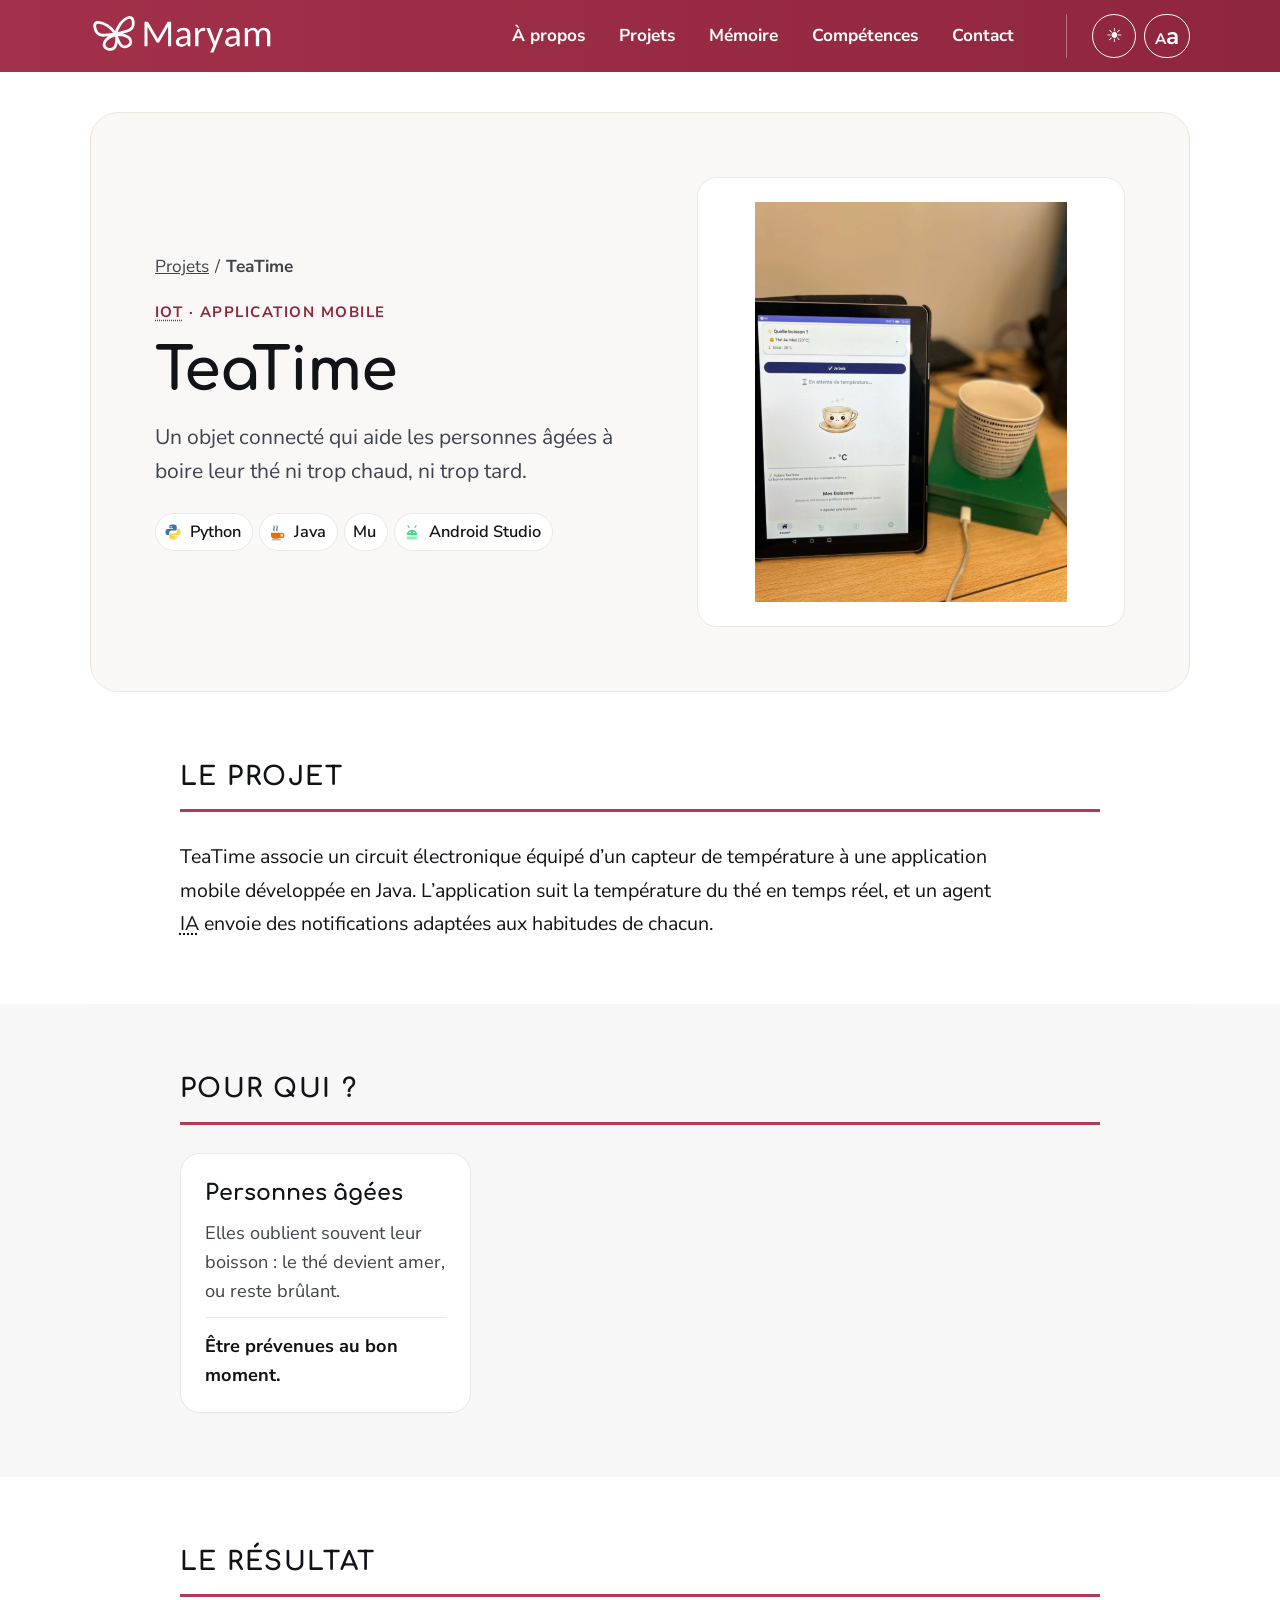
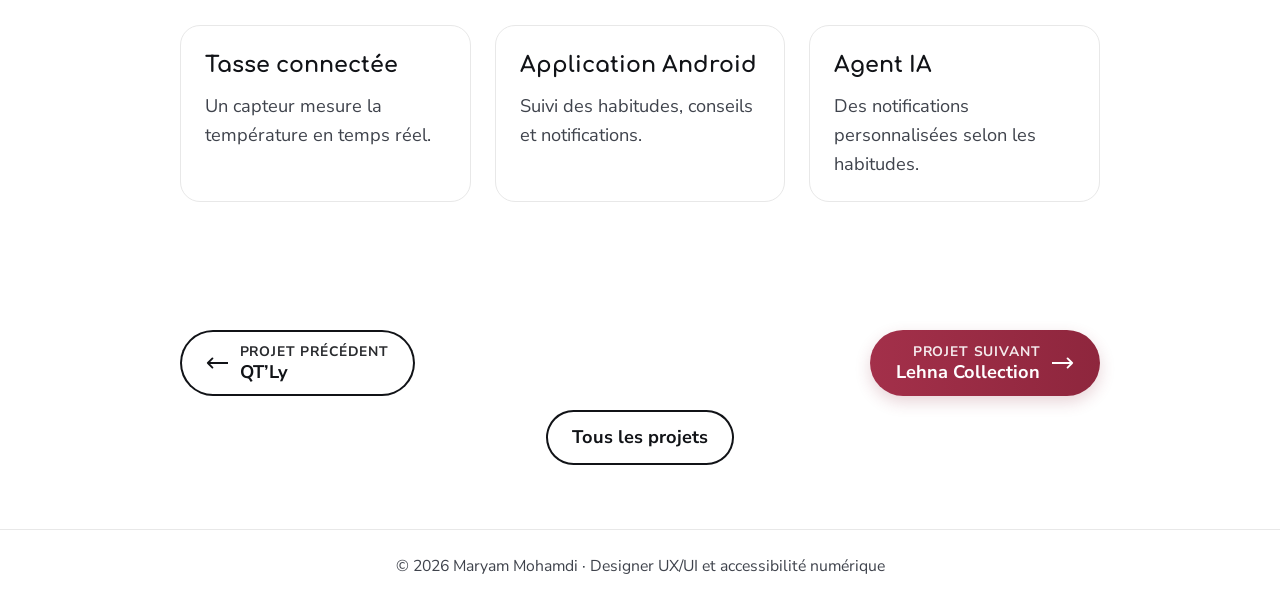
<file: projets/teatime.html>
<!DOCTYPE html>
<html lang="fr">
<head>
<meta charset="utf-8">
<meta name="viewport" content="width=device-width, initial-scale=1, viewport-fit=cover">
<title>TeaTime – Projets – Maryam Mohamdi, création numérique et accessibilité</title>
<meta name="description" content="TeaTime : un objet connecté avec capteur de température et une application Java qui aident les personnes âgées à boire leur thé au bon moment, avec des notifications personnalisées par un agent IA.">
<link rel="preconnect" href="https://fonts.googleapis.com">
<link rel="preconnect" href="https://fonts.gstatic.com" crossorigin>
<link href="https://fonts.googleapis.com/css2?family=Caveat:wght@600;700&family=Comfortaa:wght@400;600;700&family=Nunito+Sans:wght@400;600;700&display=swap" rel="stylesheet">
<link rel="icon" href="../images/favicon.svg" type="image/svg+xml">
<link rel="icon" href="../images/favicon.png" type="image/png">
<link rel="stylesheet" href="../css/styles.css">
<script>
(function(){var r=document.documentElement;try{var t=localStorage.getItem('theme');if(t==='light'||t==='dark')r.setAttribute('data-theme',t);var z=parseInt(localStorage.getItem('textSize'),10);if(z>=80&&z<=200)r.style.fontSize=(z*1.2)+'%'}catch(e){}if(window.matchMedia&&!matchMedia('(prefers-reduced-motion: reduce)').matches&&'IntersectionObserver' in window)r.classList.add('anim');})();
</script>
<script src="../autres/script.js" defer></script>
<script src="../autres/outils-mobile.js" defer></script>
</head>
<body id="haut">
<a class="skip" href="#contenu">Aller au contenu</a>

<svg width="0" height="0" style="position:absolute" aria-hidden="true" focusable="false">
<symbol id="i-figma" viewBox="0 0 24 24"><path fill="#F24E1E" d="M8 2h4v6H8a3 3 0 010-6z"/><path fill="#FF7262" d="M12 2h4a3 3 0 010 6h-4z"/><path fill="#A259FF" d="M8 8h4v6H8a3 3 0 010-6z"/><circle fill="#1ABCFE" cx="15" cy="11" r="3"/><path fill="#0ACF83" d="M8 14h4v3a3 3 0 11-3-3z"/></symbol>
<symbol id="i-miro" viewBox="0 0 24 24"><rect width="24" height="24" rx="6" fill="#FFD02F"/><path fill="none" stroke="#050038" stroke-width="2.4" stroke-linecap="round" d="M6 17V8m0 4c0-3 3-4 4-1m0 6v-6m0 1c0-3 3-4 4-1m0 6l3-9"/></symbol>
<symbol id="i-canva" viewBox="0 0 24 24"><circle cx="12" cy="12" r="11" fill="#00C4CC"/><path fill="none" stroke="#fff" stroke-width="2.4" stroke-linecap="round" d="M16 9a5 5 0 100 6"/></symbol>
<symbol id="i-html" viewBox="0 0 24 24"><path fill="#E34F26" d="M3 2l1.7 19L12 23l7.3-2L21 2z"/><path fill="#fff" d="M7.6 6.5h8.9l-.2 2H9.7l.2 2h6.1l-.5 5.600-3.500 1-3.500-1-.2-2.600h2l.1 1.300 1.600.4 1.600-.4.2-2H7.900z"/></symbol>
<symbol id="i-css" viewBox="0 0 24 24"><path fill="#1572B6" d="M3 2l1.7 19L12 23l7.3-2L21 2z"/><path fill="#fff" d="M7.600 6.500h8.900l-.2 2H9.700l.2 2h6.100l-.5 5.600-3.500 1-3.500-1-.2-2.600h2l.1 1.300 1.600.4 1.600-.4.2-2H7.900z"/></symbol>
<symbol id="i-python" viewBox="0 0 24 24"><path fill="#3776AB" d="M12 2C7 2 7 4 7 5v2h5v1H5a3 3 0 00-3 3v2c0 2 1 3 3 3h2v-3a3 3 0 013-3h5a2 2 0 002-2V5c0-2-2-3-5-3z"/><path fill="#FFD43B" d="M12 22c5 0 5-2 5-3v-2h-5v-1h7a3 3 0 003-3v-2c0-2-1-3-3-3h-2v3a3 3 0 01-3 3H9a2 2 0 00-2 2v3c0 2 2 3 5 3z"/><circle cx="9.500" cy="5" r="1" fill="#fff"/><circle cx="14.500" cy="19" r="1" fill="#fff"/></symbol>
<symbol id="i-java" viewBox="0 0 24 24"><path fill="#E76F00" d="M4 13h13v3a5 5 0 01-5 5H9a5 5 0 01-5-5z"/><path fill="none" stroke="#E76F00" stroke-width="1.800" d="M17 14h1.500a2.500 2.500 0 010 5H16"/><path fill="none" stroke="#5382A1" stroke-width="1.600" stroke-linecap="round" d="M8 10c-2-2 2-3 0-6m4 6c-2-2 2-3 0-6"/><path fill="#5382A1" d="M5 22h12v1H5z"/></symbol>
<symbol id="i-php" viewBox="0 0 24 24"><ellipse cx="12" cy="12" rx="11" ry="6.500" fill="#777BB4"/><text x="12" y="14.500" font-size="8" font-weight="700" font-style="italic" text-anchor="middle" fill="#fff" font-family="Arial,sans-serif">php</text></symbol>
<symbol id="i-sql" viewBox="0 0 24 24"><ellipse cx="12" cy="5.500" rx="8" ry="3" fill="#00758F"/><path fill="#00758F" d="M4 8.500c0 1.700 3.600 3 8 3s8-1.300 8-3v4c0 1.700-3.600 3-8 3s-8-1.300-8-3zM4 14.500c0 1.700 3.600 3 8 3s8-1.300 8-3v4c0 1.700-3.600 3-8 3s-8-1.300-8-3z"/><path fill="#F29111" d="M4 8.500c0 1.700 3.600 3 8 3s8-1.300 8-3v.800c0 1.700-3.600 3-8 3s-8-1.300-8-3z" opacity=".9"/></symbol>
<symbol id="i-android" viewBox="0 0 24 24"><path fill="#3DDC84" d="M5 16a7 7 0 0114 0z"/><path stroke="#3DDC84" stroke-width="1.500" stroke-linecap="round" d="M8 6L6.500 3.500M16 6l1.500-2.500"/><circle cx="9.500" cy="12.500" r="1" fill="#fff"/><circle cx="14.500" cy="12.500" r="1" fill="#fff"/><path fill="#3DDC84" d="M5 18h14v2a2 2 0 01-2 2H7a2 2 0 01-2-2z" opacity=".55"/></symbol>
<symbol id="i-vscode" viewBox="0 0 24 24"><path fill="#007ACC" fill-rule="evenodd" d="M22 4l-5-2-10 9-4-3-1 1v8l1 1 4-3 10 9 5-2zM17 7v10l-6-5z"/></symbol>
<symbol id="i-arrow" viewBox="0 0 24 12"><path d="M0 6 H22 M17 1 L22 6 L17 11" fill="none" stroke="currentColor" stroke-width="2" stroke-linecap="round" stroke-linejoin="round"/></symbol>
</svg>

<header>
  <a class="brand" href="../index.html">
    <svg class="brand-logo" viewBox="0 0 722 172" aria-hidden="true" focusable="false"><g fill="currentColor" transform="translate(16 8)"><path d="M252 236 C 210 216, 150 226, 100 214 C 66 204, 40 172, 36 130 C 32 94, 38 66, 70 62 C 150 70, 220 150, 254 226 C 286 154, 352 78, 432 70 C 466 68, 476 96, 472 132 C 468 172, 442 202, 410 212 C 358 226, 302 218, 262 236 C 304 242, 368 258, 396 298 C 418 330, 406 368, 376 380 C 350 390, 320 394, 300 374 C 278 350, 268 304, 260 262 C 252 304, 240 350, 216 374 C 196 394, 164 390, 138 380 C 106 368, 92 330, 114 298 C 142 258, 208 242, 248 240" transform="translate(0 5) scale(0.3455) translate(-10 -40) rotate(-10 256 230)" fill="none" stroke="currentColor" stroke-width="31.8" stroke-linecap="round" stroke-linejoin="round"/><path d="M245.1572265625 82.9169921875Q246.109375 84.6015625 246.87841796875 86.359375Q247.6474609375 88.1171875 248.3798828125 89.9482421875Q249.1123046875 88.0439453125 249.88134765625 86.2861328125Q250.650390625 84.5283203125 251.529296875 82.9169921875L285.513671875 23.95703125Q286.392578125 22.4189453125 287.41796875 22.08935546875Q288.443359375 21.759765625 290.201171875 21.759765625H300.015625V118.0H288.2236328125V47.7607421875Q288.2236328125 46.2958984375 288.33349609375 44.50146484375Q288.443359375 42.70703125 288.58984375 40.8759765625L254.2392578125 101.2275390625Q252.5546875 104.23046875 249.4052734375 104.23046875H247.5009765625Q244.3515625 104.23046875 242.6669921875 101.2275390625L207.5107421875 40.94921875Q207.9501953125 44.611328125 207.9501953125 47.7607421875V118.0H196.2314453125V21.759765625H206.0458984375Q207.8037109375 21.759765625 208.79248046875 22.08935546875Q209.78125 22.4189453125 210.7333984375 24.0302734375L245.1572265625 82.9169921875ZM369.15625 118.0Q367.251953125 118.0 366.2265625 117.4140625Q365.201171875 116.828125 364.8349609375 114.9970703125L363.2236328125 108.33203125Q360.4404296875 110.8955078125 357.76708984375 112.90966796875Q355.09375 114.923828125 352.1640625 116.3154296875Q349.234375 117.70703125 345.865234375 118.40283203125Q342.49609375 119.0986328125 338.4677734375 119.0986328125Q334.29296875 119.0986328125 330.66748046875 117.96337890625Q327.0419921875 116.828125 324.29541015625 114.44775390625Q321.548828125 112.0673828125 319.97412109375 108.51513671875Q318.3994140625 104.962890625 318.3994140625 100.12890625Q318.3994140625 95.880859375 320.70654296875 91.96240234375Q323.013671875 88.0439453125 328.2138671875 84.9677734375Q333.4140625 81.8916015625 341.763671875 79.95068359375Q350.11328125 78.009765625 362.271484375 77.716796875V72.2236328125Q362.271484375 63.8740234375 358.71923828125 59.66259765625Q355.1669921875 55.451171875 348.35546875 55.451171875Q343.814453125 55.451171875 340.70166015625 56.623046875Q337.5888671875 57.794921875 335.318359375 59.1865234375Q333.0478515625 60.578125 331.39990234375 61.75Q329.751953125 62.921875 328.0673828125 62.921875Q326.7490234375 62.921875 325.796875 62.2626953125Q324.8447265625 61.603515625 324.2587890625 60.578125L321.9150390625 56.4765625Q327.84765625 50.763671875 334.69580078125 47.94384765625Q341.5439453125 45.1240234375 349.8935546875 45.1240234375Q355.8994140625 45.1240234375 360.5869140625 47.06494140625Q365.2744140625 49.005859375 368.423828125 52.5947265625Q371.5732421875 56.18359375 373.22119140625 61.1640625Q374.869140625 66.14453125 374.869140625 72.2236328125V118.0ZM342.349609375 110.08984375Q345.572265625 110.08984375 348.2822265625 109.4306640625Q350.9921875 108.771484375 353.4091796875 107.56298828125Q355.826171875 106.3544921875 357.98681640625 104.56005859375Q360.1474609375 102.765625 362.271484375 100.568359375V85.7734375Q353.7021484375 86.1396484375 347.6962890625 87.20166015625Q341.6904296875 88.263671875 337.91845703125 90.021484375Q334.146484375 91.779296875 332.4619140625 94.15966796875Q330.77734375 96.5400390625 330.77734375 99.4697265625Q330.77734375 102.2529296875 331.69287109375 104.26708984375Q332.6083984375 106.28125 334.146484375 107.56298828125Q335.6845703125 108.8447265625 337.80859375 109.46728515625Q339.9326171875 110.08984375 342.349609375 110.08984375ZM393.6923828125 118.0V46.369140625H401.08984375Q403.140625 46.369140625 403.98291015625 47.1748046875Q404.8251953125 47.98046875 404.9716796875 49.884765625L405.8505859375 60.431640625Q409.146484375 53.3271484375 413.98046875 49.2255859375Q418.814453125 45.1240234375 425.6259765625 45.1240234375Q427.896484375 45.1240234375 429.8740234375 45.60009765625Q431.8515625 46.076171875 433.462890625 47.1748046875L432.4375 56.6962890625Q432.2177734375 58.52734375 430.38671875 58.52734375Q429.361328125 58.52734375 427.49365234375 58.12451171875Q425.6259765625 57.7216796875 423.35546875 57.7216796875Q420.0595703125 57.7216796875 417.53271484375 58.71044921875Q415.005859375 59.69921875 412.99169921875 61.64013671875Q410.9775390625 63.5810546875 409.439453125 66.3642578125Q407.9013671875 69.1474609375 406.5830078125 72.736328125V118.0ZM466.3486328125 139.09375Q465.7626953125 140.55859375 464.77392578125 141.3642578125Q463.78515625 142.169921875 461.880859375 142.169921875H452.2861328125L464.5908203125 113.751953125L437.1982421875 46.369140625H448.3310546875Q450.015625 46.369140625 450.89453125 47.1748046875Q451.7734375 47.98046875 452.212890625 49.005859375L468.912109375 93.830078125Q469.498046875 95.3681640625 470.04736328125 96.90625Q470.5966796875 98.4443359375 470.962890625 99.982421875Q471.40234375 98.37109375 471.95166015625 96.79638671875Q472.5009765625 95.2216796875 473.0869140625 93.68359375L489.2734375 49.005859375Q489.712890625 47.9072265625 490.73828125 47.13818359375Q491.763671875 46.369140625 493.0087890625 46.369140625H503.2626953125ZM561.197265625 118.0Q559.29296875 118.0 558.267578125 117.4140625Q557.2421875 116.828125 556.8759765625 114.9970703125L555.2646484375 108.33203125Q552.4814453125 110.8955078125 549.80810546875 112.90966796875Q547.134765625 114.923828125 544.205078125 116.3154296875Q541.275390625 117.70703125 537.90625 118.40283203125Q534.537109375 119.0986328125 530.5087890625 119.0986328125Q526.333984375 119.0986328125 522.70849609375 117.96337890625Q519.0830078125 116.828125 516.33642578125 114.44775390625Q513.58984375 112.0673828125 512.01513671875 108.51513671875Q510.4404296875 104.962890625 510.4404296875 100.12890625Q510.4404296875 95.880859375 512.74755859375 91.96240234375Q515.0546875 88.0439453125 520.2548828125 84.9677734375Q525.455078125 81.8916015625 533.8046875 79.95068359375Q542.154296875 78.009765625 554.3125 77.716796875V72.2236328125Q554.3125 63.8740234375 550.76025390625 59.66259765625Q547.2080078125 55.451171875 540.396484375 55.451171875Q535.85546875 55.451171875 532.74267578125 56.623046875Q529.6298828125 57.794921875 527.359375 59.1865234375Q525.0888671875 60.578125 523.44091796875 61.75Q521.79296875 62.921875 520.1083984375 62.921875Q518.7900390625 62.921875 517.837890625 62.2626953125Q516.8857421875 61.603515625 516.2998046875 60.578125L513.9560546875 56.4765625Q519.888671875 50.763671875 526.73681640625 47.94384765625Q533.5849609375 45.1240234375 541.9345703125 45.1240234375Q547.9404296875 45.1240234375 552.6279296875 47.06494140625Q557.3154296875 49.005859375 560.46484375 52.5947265625Q563.6142578125 56.18359375 565.26220703125 61.1640625Q566.91015625 66.14453125 566.91015625 72.2236328125V118.0ZM534.390625 110.08984375Q537.61328125 110.08984375 540.3232421875 109.4306640625Q543.033203125 108.771484375 545.4501953125 107.56298828125Q547.8671875 106.3544921875 550.02783203125 104.56005859375Q552.1884765625 102.765625 554.3125 100.568359375V85.7734375Q545.7431640625 86.1396484375 539.7373046875 87.20166015625Q533.7314453125 88.263671875 529.95947265625 90.021484375Q526.1875 91.779296875 524.5029296875 94.15966796875Q522.818359375 96.5400390625 522.818359375 99.4697265625Q522.818359375 102.2529296875 523.73388671875 104.26708984375Q524.6494140625 106.28125 526.1875 107.56298828125Q527.7255859375 108.8447265625 529.849609375 109.46728515625Q531.9736328125 110.08984375 534.390625 110.08984375ZM586.9052734375 118.0V46.369140625H594.5224609375Q595.9873046875 46.369140625 596.82958984375 46.99169921875Q597.671875 47.6142578125 597.818359375 49.005859375L598.9169921875 56.330078125Q600.9677734375 53.9130859375 603.20166015625 51.89892578125Q605.435546875 49.884765625 607.9990234375 48.38330078125Q610.5625 46.8818359375 613.4921875 46.076171875Q616.421875 45.2705078125 619.7177734375 45.2705078125Q627.115234375 45.2705078125 631.76611328125 49.298828125Q636.4169921875 53.3271484375 638.39453125 60.138671875Q639.9326171875 56.18359375 642.45947265625 53.400390625Q644.986328125 50.6171875 648.0625 48.7861328125Q651.138671875 46.955078125 654.654296875 46.11279296875Q658.169921875 45.2705078125 661.83203125 45.2705078125Q673.55078125 45.2705078125 679.95947265625 52.3017578125Q686.3681640625 59.3330078125 686.3681640625 72.3701171875V118.0H673.4775390625V72.3701171875Q673.4775390625 64.0205078125 669.6689453125 59.73583984375Q665.8603515625 55.451171875 658.755859375 55.451171875Q655.533203125 55.451171875 652.6767578125 56.51318359375Q649.8203125 57.5751953125 647.65966796875 59.73583984375Q645.4990234375 61.896484375 644.21728515625 65.0458984375Q642.935546875 68.1953125 642.935546875 72.3701171875V118.0H630.044921875V72.3701171875Q630.044921875 63.80078125 626.49267578125 59.6259765625Q622.9404296875 55.451171875 616.0556640625 55.451171875Q611.3681640625 55.451171875 607.2666015625 57.90478515625Q603.1650390625 60.3583984375 599.7958984375 64.6796875V118.0Z"/></g></svg>
    <span class="sr-only">Maryam Mohamdi</span>
    <span class="brand-role">UX/UI · Accessibilité</span>
    <span class="sr-only">, accueil</span>
  </a>

  <nav aria-label="Navigation principale">
    <button class="tool" id="burger" type="button" aria-label="Ouvrir le menu" aria-expanded="false" aria-controls="menu">
      <svg width="22" height="18" viewBox="0 0 22 18" aria-hidden="true" focusable="false"><path id="bpath" d="M2 3h18M2 9h18M2 15h18" fill="none" stroke="currentColor" stroke-width="2.4" stroke-linecap="round"/></svg>
    </button>
    <ul class="menu" id="menu" role="list">
      <li><a href="../index.html#approche">À propos</a></li>
      <li><a href="../projets.html">Projets</a></li>
      <li><a href="../index.html#memoire">Mémoire</a></li>
      <li><a href="../index.html#competences">Compétences</a></li>
      <li><a href="../index.html#contact">Contact</a></li>
    </ul>
  </nav>

  <!-- Visible uniquement sur téléphone : ouvre / ferme le panneau des outils d'affichage -->
  <button class="tool" id="outils-toggle" type="button" aria-expanded="false" aria-controls="outils" aria-label="Options d’affichage" title="Options d’affichage">
    <svg width="22" height="22" viewBox="0 0 24 24" aria-hidden="true" focusable="false"><path d="M4 7h9M19 7h1M4 17h3M13 17h7" fill="none" stroke="currentColor" stroke-width="2.2" stroke-linecap="round"/><circle cx="16" cy="7" r="2.6" fill="none" stroke="currentColor" stroke-width="2.2"/><circle cx="10" cy="17" r="2.6" fill="none" stroke="currentColor" stroke-width="2.2"/></svg>
  </button>

  <div class="tools" id="outils">
    <button class="tool" id="theme" type="button" aria-label="Mode sombre" aria-pressed="false" title="Mode sombre"><span id="themeIcon" aria-hidden="true">☀</span><span class="tool-lbl" aria-hidden="true">Mode sombre</span></button>
    <div class="zoomwrap" id="zoomwrap">
      <button class="tool" id="zoom" type="button" aria-expanded="false" aria-controls="zpop" aria-label="Taille du texte" title="Taille du texte">
        <span aria-hidden="true"><span style="font-size:.8em">A</span><span style="font-size:1.25em">a</span></span><span class="tool-lbl" aria-hidden="true">Taille du texte</span>
      </button>
      <div class="pop" id="zpop" role="group" aria-labelledby="zpop-t" hidden>
        <p class="pop-t" id="zpop-t">Taille du texte</p>
        <output class="pop-v" id="zval">100 %</output>
        <div class="pop-row">
          <button type="button" id="zout">Réduire</button>
          <button type="button" id="zin">Agrandir</button>
        </div>
        <button type="button" class="reset" id="zreset">Réinitialiser</button>
      </div>
    </div>
  </div>
  <div class="progression" aria-hidden="true"><span></span></div>
</header>

<main id="contenu" class="projet">

  <section class="projet-hero" aria-labelledby="titre-page">
    <div class="projet-hero__texte">
      <nav class="ariane" aria-label="Fil d’Ariane">
        <ol role="list">
          <li><a href="../projets.html">Projets</a></li>
          <li><a href="teatime.html" aria-current="page">TeaTime</a></li>
        </ol>
      </nav>
      <p class="surtitre"><abbr title="Internet des objets">IoT</abbr> <span aria-hidden="true">·</span> Application mobile</p>
      <h1 id="titre-page">TeaTime</h1>
      <p class="chapeau">Un objet connecté qui aide les personnes âgées à boire leur thé ni trop chaud, ni trop tard.</p>
      <ul class="chips logos" role="list" aria-label="Outils">
        <li><svg aria-hidden="true" focusable="false"><use href="#i-python"/></svg>Python</li>
        <li><svg aria-hidden="true" focusable="false"><use href="#i-java"/></svg>Java</li>
        <li>Mu</li>
        <li><svg aria-hidden="true" focusable="false"><use href="#i-android"/></svg>Android Studio</li>
      </ul>
    </div>
    <div class="projet-hero__visuel">
      <img src="../images/image-1-teatime.png" alt="Smartphone affichant l’application TeaTime : une tasse, la température de 65 °C et une courbe d’évolution." width="640" height="360">
    </div>
  </section>

  <section aria-labelledby="titre-projet">
    <div class="lecture">
      <h2 id="titre-projet">Le projet</h2>
      <p>TeaTime associe un circuit électronique équipé d’un capteur de température à une application mobile développée en Java. L’application suit la température du thé en temps réel, et un agent <abbr title="Intelligence artificielle">IA</abbr> envoie des notifications adaptées aux habitudes de chacun.</p>
    </div>
  </section>

  <section aria-labelledby="titre-qui">
    <h2 id="titre-qui">Pour qui ?</h2>
    <ul class="personas" role="list">
      <li class="persona">
        <h3>Personnes âgées</h3>
        <p>Elles oublient souvent leur boisson : le thé devient amer, ou reste brûlant.</p>
        <p class="persona__besoin">Être prévenues au bon moment.</p>
      </li>
    </ul>
  </section>

  <section aria-labelledby="titre-resultat">
    <h2 id="titre-resultat">Le résultat</h2>
    <ul class="points" role="list">
      <li><h3>Tasse connectée</h3><p>Un capteur mesure la température en temps réel.</p></li>
      <li><h3>Application Android</h3><p>Suivi des habitudes, conseils et notifications.</p></li>
      <li><h3>Agent IA</h3><p>Des notifications personnalisées selon les habitudes.</p></li>
    </ul>
  </section>

  <nav class="projets-nav" aria-label="Autres projets">
    <a class="btn btn--contour" href="qtly.html">
      <svg class="fleche fleche--retour" aria-hidden="true" focusable="false"><use href="#i-arrow"/></svg>
      <span class="projets-nav__txt"><span class="projets-nav__lbl">Projet précédent<span class="sr-only"> :</span></span> <span class="projets-nav__nom">QT’Ly</span></span>
    </a>
    <a class="btn" href="lehna-collection.html">
      <span class="projets-nav__txt projets-nav__txt--droite"><span class="projets-nav__lbl">Projet suivant<span class="sr-only"> :</span></span> <span class="projets-nav__nom">Lehna Collection</span></span>
      <svg class="fleche" aria-hidden="true" focusable="false"><use href="#i-arrow"/></svg>
    </a>
    <a class="btn btn--contour projets-nav__tous" href="../projets.html">Tous les projets</a>
  </nav>

</main>

<footer><p>© 2026 Maryam Mohamdi · Designer UX/UI et accessibilité numérique</p></footer>

<a class="totop" id="totop" href="#haut" aria-label="Remonter en haut de la page" title="Remonter en haut">
  <svg viewBox="0 0 24 24" aria-hidden="true" focusable="false"><path d="M12 19V5M5 12l7-7 7 7" fill="none" stroke="currentColor" stroke-width="2.6" stroke-linecap="round" stroke-linejoin="round"/></svg>
</a>
</body>
</html>
</file>
<file: css/styles.css>
:root{
    --bg:#F6F4EA;    
    --nav:#E3E6CF; 
    --card:#ECEBD9; 
    --ink:#3B2A20;  
    --muted:#5E4B3C;  
    --accent:#7A4E32; 
    --btn:#7A4E32;   
    --deep:#4A3426;   
    --olive:#A8B47A; 
    --soft:#DDE3C3; 
    --focus:#3B2A20;
    --gutter:clamp(28px,7vw,96px);
    --space:clamp(40px,6vw,64px);
    color-scheme:light;
  }
  @media (prefers-color-scheme:dark){
    :root:not([data-theme="light"]){
      --bg:#1F1C16;--nav:#2B271F;--card:#2E2A21;--ink:#EFEBDD;--muted:#C2B9A5;
      --accent:#C9D69A;--btn:#8A6142;--deep:#3A2E22;--olive:#6F7A4A;--soft:#323725;
      --focus:#EFEBDD;color-scheme:dark;
    }
  }
  :root[data-theme="dark"]{
    --bg:#1F1C16;--nav:#2B271F;--card:#2E2A21;--ink:#EFEBDD;--muted:#C2B9A5;
    --accent:#C9D69A;--btn:#8A6142;--deep:#3A2E22;--olive:#6F7A4A;--soft:#323725;
    --focus:#EFEBDD;color-scheme:dark;
  }
  
  *,*::before,*::after{box-sizing:border-box}
  html{font-size:120%;scroll-behavior:smooth;scroll-padding-top:calc(env(safe-area-inset-top,0px) + 7.5rem)}
  body{
    margin:0;background:var(--bg);color:var(--ink);
    font-family:Comfortaa,"Trebuchet MS",system-ui,sans-serif;line-height:1.6;
    padding-bottom:env(safe-area-inset-bottom,0px);transition:background .3s;
  }
  a{color:inherit}
  /* Une image ne déborde jamais de son conteneur (sinon une capture de 1200 px sort de l'écran) */
  img{max-width:100%;height:auto}
  :focus-visible{outline:3px solid var(--focus);outline-offset:3px}
  h2{font-size:2rem;margin:0 0 22px;text-align:center}
  h3{margin:0 0 6px}
  
  .sr-only{
    position:absolute!important;width:1px;height:1px;padding:0;margin:-1px;
    overflow:hidden;clip:rect(0,0,0,0);white-space:nowrap;border:0;
  }
  
  .skip{
    position:absolute;left:16px;top:-200px;z-index:100;
    background:var(--btn);color:#fff;padding:10px 18px;border-radius:12px;
    font-weight:700;text-decoration:none;
  }
  .skip:focus{top:calc(10px + env(safe-area-inset-top,0px))}
  
  header{
    position:sticky;top:0;z-index:10;width:100%;min-height:84px;background:var(--nav);
    padding:12px max(var(--gutter),calc((100% - 1280px)/2));
    padding-top:calc(12px + env(safe-area-inset-top,0px));
    display:flex;gap:clamp(16px,3vw,36px);align-items:center;flex-wrap:nowrap;box-shadow:0 4px 14px #0002;
  }
  .brand{
    flex:none;font-size:1.9rem;font-weight:700;line-height:1;letter-spacing:.01em;
    text-decoration:none;white-space:nowrap;
  }
  header nav{flex:1;min-width:0;display:flex;justify-content:flex-end}
  
  button,.btn{font:inherit;cursor:pointer;border:0}
  .tools{
    display:flex;gap:10px;align-items:center;flex:none;
    padding-left:clamp(16px,2vw,28px);border-left:2px solid #7A4E3233;
  }
  .tool{
    min-width:46px;min-height:46px;padding:0 13px;border-radius:14px;
    background:var(--card);color:var(--ink);font-weight:700;font-size:1.15rem;
    border:2px solid var(--ink);display:inline-flex;align-items:center;justify-content:center;gap:2px;
    transition:transform .15s,background .15s;
  }
  .tool:hover{background:var(--btn);color:#fff;transform:translateY(-2px)}
  .tool:active{transform:none}
  
  #burger{display:none}
  .menu{list-style:none;margin:0;padding:0;display:flex;flex-wrap:wrap;justify-content:flex-end;gap:4px}
  .menu a{display:block;padding:10px 16px;border-radius:999px;font-weight:600;font-size:1.02rem;text-decoration:none;white-space:nowrap}
  .menu a:hover{background:var(--card);text-decoration:underline;text-underline-offset:5px}
  
  .zoomwrap{position:relative}
  .pop{
    position:absolute;top:calc(100% + 12px);right:0;z-index:20;
    width:min(17rem,calc(100vw - 32px));
    background:var(--card);color:var(--ink);border:2px solid var(--ink);
    border-radius:18px;padding:16px;box-shadow:0 12px 26px #0003;text-align:center;
  }
  .pop[hidden]{display:none}
  .pop-t{margin:0 0 4px;font-weight:700}
  .pop-v{display:block;font-size:2rem;font-weight:700;color:var(--accent);margin-bottom:12px}
  .pop-row{display:grid;grid-template-columns:1fr 1fr;gap:10px;margin-bottom:10px}
  .pop button{min-height:44px;padding:10px 8px;border-radius:12px;background:var(--btn);color:#fff;font-weight:700;font-size:1rem}
  .pop button.reset{width:100%;background:none;color:var(--ink);border:2px solid var(--ink)}
  .pop button:hover:not([aria-disabled="true"]){filter:brightness(1.15)}
  .pop button[aria-disabled="true"]{opacity:.45;cursor:not-allowed}
  
  .btn{display:inline-block;background:var(--btn);color:#fff;padding:10px 20px;border-radius:12px;text-decoration:none;font-weight:600}
  .btn:hover{filter:brightness(1.15)}
  
  section{max-width:1100px;margin:0 auto;padding:var(--space) var(--gutter)}
  section > p{text-align:center;margin-top:0}
  
  .hero{
    display:grid;grid-template-columns:minmax(200px,340px) 1fr;gap:48px;align-items:center;
    padding-top:clamp(28px,4vh,48px);padding-bottom:20px;
  }
  .frame{
    position:relative;aspect-ratio:3/4;justify-self:center;
    width:min(100%,340px,calc((100vh - 370px)*.75));
    width:min(100%,340px,calc((100svh - 370px)*.75));
    min-width:180px;
  }
  .frame::before{content:"";position:absolute;inset:0 18% 12% 0;background:var(--btn);border-radius:22px}
  .frame::after{content:"";position:absolute;inset:34% 0 0 24%;background:var(--olive);border-radius:22px}
  .photo{
    position:absolute;inset:8% 6% 6% 6%;border-radius:24px;z-index:1;
    background:linear-gradient(160deg,#F7F6EC,#D9DDBF);display:grid;place-items:center;
    text-align:center;color:#4A3426;font-size:.9rem;padding:20px;
    width:88%;height:86%;
  }
  .photo[hidden]{display:none}
  img.photo{display:block;padding:0;object-fit:cover;object-position:center 20%}
  .photo b{display:block;font-size:3rem}
  .hero-text{position:relative;text-align:center}
  .cta{display:flex;gap:12px;justify-content:center;flex-wrap:wrap}
  
  #approche{padding-top:28px}
  .lead{font-size:1.35rem;font-weight:600;line-height:1.4;max-width:34ch;margin:0 0 14px}
  .txt p{max-width:62ch;font-size:1.05rem;margin:0 0 12px}
  .txt p:last-child{margin-bottom:0}
  .mini-title{margin:0 0 14px;font-size:1rem;color:var(--accent)}
  .frise{list-style:none;margin:0;padding:0 0 0 28px;position:relative}
  .frise::before{content:"";position:absolute;left:6px;top:8px;bottom:8px;width:4px;border-radius:2px;background:linear-gradient(var(--btn),var(--olive))}
  .frise li{position:relative;background:var(--card);border-radius:16px;padding:10px 14px;margin-bottom:10px}
  .frise li:last-child{margin-bottom:0}
  .frise .dot{position:absolute;left:-28px;top:14px;width:16px;height:16px;border-radius:50%;background:var(--bg);border:4px solid var(--btn)}
  .frise .dot.now{background:var(--btn);box-shadow:0 0 0 4px #7A4E3244}
  .frise p{margin:0}
  .frise .date{font-size:.8rem;font-weight:700;color:var(--accent)}
  .frise .deg{font-size:.9rem;font-weight:700;line-height:1.35}
  .frise .school{font-size:.8rem;color:var(--muted)}
  
  #competences{padding-top:16px}
  .skills{display:grid;grid-template-columns:repeat(auto-fit,minmax(190px,1fr));gap:24px}
  .skills > div{text-align:center}
  .skills h3{margin:0 0 6px;font-size:1.1rem}
  .chips{display:flex;flex-wrap:wrap;justify-content:center;gap:8px;padding:0;list-style:none;margin:8px 0 0}
  .chips li{background:var(--card);padding:6px 14px;border-radius:999px;font-weight:600;font-size:.9rem}
  .chips.logos li{display:flex;align-items:center;gap:8px;padding:6px 14px 6px 10px}
  .chips.logos svg{width:22px;height:22px;flex:none}
  
  /* Contact */
  .contact-links{list-style:none;margin:24px 0 0;padding:0;display:flex;justify-content:center;gap:32px;flex-wrap:wrap}
  .contact-links a{display:flex;flex-direction:column;align-items:center;gap:8px;text-decoration:none;font-weight:600}
  .contact-links .ic{
    width:76px;height:76px;border-radius:50%;display:grid;place-items:center;
    background:var(--card);border:2px solid var(--ink);color:var(--ink);
    transition:transform .15s,background .15s;
  }
  .contact-links svg{width:38px;height:38px}
  .contact-links a:hover .ic{background:var(--btn);color:#fff;transform:translateY(-3px)}
  .contact-links a:hover span:last-child{text-decoration:underline}
  
  footer{text-align:center;padding:24px var(--gutter);font-size:.9rem}
  
  /* Bouton « remonter en haut » */
  .totop{
    position:fixed;z-index:9;
    right:calc(16px + env(safe-area-inset-right,0px));
    bottom:calc(16px + env(safe-area-inset-bottom,0px));
    width:52px;height:52px;border-radius:50%;display:grid;place-items:center;
    background:var(--btn);color:#fff;box-shadow:0 6px 16px #0003;
    opacity:0;visibility:hidden;transform:translateY(10px);
    transition:opacity .2s,transform .2s,visibility .2s;
  }
  .totop.show{opacity:1;visibility:visible;transform:none}
  .totop:hover{filter:brightness(1.15)}
  .totop svg{width:24px;height:24px}
  
  /* ---------- Responsive ---------- */
  @media (max-width:1060px){
    header{gap:10px;min-height:76px}
    .brand{font-size:1.5rem;margin-right:auto}
    header nav{flex:none}
    .tools{padding-left:0;border-left:0}
    #burger{display:inline-flex}
    /* Menu ouvert : carte arrondie sous le burger, page assombrie derrière */
    .menu{
      display:none;position:absolute;top:calc(100% + 10px);right:var(--gutter);left:auto;
      width:min(340px,calc(100% - 2 * var(--gutter)));
      flex-direction:column;flex-wrap:nowrap;gap:6px;
      background:var(--card);border:2px solid var(--ink);border-radius:24px;padding:12px;
      box-shadow:0 18px 40px #0003;
    }
    .menu.open{display:flex}
    .menu a{
      display:flex;align-items:center;justify-content:space-between;gap:12px;
      padding:14px 18px;border-radius:16px;font-size:1.15rem;font-weight:700;white-space:normal;
    }
    /* chevron dessiné en CSS (pas de texte, donc rien n'est lu par les lecteurs d'écran) */
    .menu a::after{content:"";flex:none;width:9px;height:9px;border-top:2.5px solid currentColor;border-right:2.5px solid currentColor;transform:rotate(45deg);opacity:.6}
    .menu a:hover,.menu a:focus-visible{background:var(--nav);text-decoration:none}
    .menu a:hover::after{opacity:1}
    body.menu-open::before{content:"";position:fixed;inset:0;z-index:9;background:#1f1c1655}
  }
  @media (max-width:760px){
    .hero{grid-template-columns:1fr;gap:16px;padding-top:24px}
    .frame{
      min-width:0;
      width:clamp(130px,calc((100vh - 540px)*.75),220px);
      width:clamp(130px,calc((100svh - 540px)*.75),220px);
    }
    /* Le panneau se cale sur l'en-tête pour ne pas déborder de l'écran */
    .zoomwrap{position:static}
    .pop{left:var(--gutter);right:var(--gutter);width:auto;top:calc(100% + 8px)}
  }
  @media (max-width:420px){
    header{padding-left:16px;padding-right:16px;gap:8px}
    .menu{right:16px;width:calc(100% - 32px)}
    .brand{font-size:1.3rem}
    .tools{gap:8px}
    .tool{min-width:44px;min-height:44px;padding:0 10px}
  }
  
  /* ---------- Mouvement réduit ---------- */
  @media (prefers-reduced-motion:reduce){
    html{scroll-behavior:auto}
    .tool,.tool:hover,.contact-links .ic,.contact-links a:hover .ic,.totop{transition:none;transform:none}
  }
  
  /* ---------- Animations (actives seulement avec html.anim, posée par JS
     quand le mouvement n'est pas réduit) ---------- */
  html.anim .reveal{
    opacity:0;transform:translateY(20px);
    transition:opacity .6s ease,transform .7s cubic-bezier(.2,.7,.2,1);
    transition-delay:var(--d,0ms);
  }
  html.anim .reveal.in{opacity:1;transform:none}
  /* La ligne de la frise se dessine de haut en bas */
  html.anim .frise::before{transform:scaleY(0);transform-origin:top;transition:transform 1.1s cubic-bezier(.2,.7,.2,1) .15s}
  html.anim .frise.in::before{transform:scaleY(1)}
  /* Pétales d'accueil */
  .petals{position:fixed;inset:0;z-index:5;pointer-events:none;overflow:hidden}
  .petals svg{position:absolute;top:0}
  /* Inclinaison de la photo */
  html.anim .hero .frame{transition:opacity .6s ease,transform .3s ease-out;will-change:transform}
  /* Micro-interactions */
  html.anim .frise li{transition:transform .2s ease}
  html.anim .frise li:hover{transform:translateX(4px)}
  html.anim .btn{transition:transform .15s ease,filter .15s}
  html.anim .btn:hover{transform:translateY(-2px)}
  html.anim .pop:not([hidden]){animation:popIn .18s ease-out}
  @keyframes popIn{from{opacity:0;transform:translateY(-6px) scale(.97)}to{opacity:1;transform:none}}
  html.anim .menu.open{animation:menuIn .22s cubic-bezier(.2,.7,.2,1)}
  html.anim .menu.open li{animation:linkIn .32s cubic-bezier(.2,.7,.2,1) both}
  html.anim .menu.open li:nth-child(2){animation-delay:40ms}
  html.anim .menu.open li:nth-child(3){animation-delay:80ms}
  html.anim .menu.open li:nth-child(4){animation-delay:120ms}
  html.anim .menu.open li:nth-child(5){animation-delay:160ms}
  @keyframes menuIn{from{opacity:0;transform:translateY(-8px) scale(.97);transform-origin:top right}to{opacity:1;transform:none}}
  @keyframes linkIn{from{opacity:0;transform:translateX(12px)}to{opacity:1;transform:none}}
  #burger[aria-expanded="true"]{background:var(--btn);border-color:var(--btn);color:#fff}
  
  header{background:var(--bg)}
  
  @media (max-width:760px){
    .frame{
      width:clamp(190px,calc((100vh - 470px)*.8),280px);
      width:clamp(190px,calc((100svh - 470px)*.8),280px);
    }
  }
  
  #projets > p:last-child{text-align:center}
  .btn[hidden]{display:none}
  
  /* Fil d'Ariane (page Projets), bouton contour, surtitre (mémoire) */
  .ariane ol{list-style:none;margin:0 0 18px;padding:0;display:flex;flex-wrap:wrap;gap:4px;font-size:.9rem}
  .ariane li+li::before{content:"/";margin:0 6px 0 2px;color:var(--muted)}
  .ariane a{color:var(--muted)}
  .ariane a[aria-current="page"]{color:var(--ink);font-weight:700;text-decoration:none}
  .btn--contour{background:transparent;color:var(--ink);box-shadow:inset 0 0 0 2px var(--ink)}
  .btn--contour:hover{background:var(--card);filter:none}
  .surtitre{margin:0 0 6px;font-size:.9rem;font-weight:700;color:var(--accent);letter-spacing:.03em}
  
  
  /* #########################################################
     2. DA « CV » : charte bordeaux, cartes, titres, boutons (ancien da-cv.css)
     ######################################################### */
  
  /* =========================================================
     DA « CV » — version pro. À charger APRÈS styles.css.
     Charte : fond blanc, framboise #B23A55 en décor, dégradé bordeaux #A3304A → #8E263D sur boutons et en-tête,
     texte quasi noir, #8E263D pour le texte d'accent, Caveat en touches manuscrites.
     Contrastes texte ≥ 4.5:1 en clair comme en sombre.
     ========================================================= */
  
     :root{
      --bg:#FFFFFF;
      --surface:#F7F7F7;   /* sections alternées : gris très clair */
      --card:#FFFFFF;
      --nav:#FFFFFF;
      --ink:#111317;       /* texte — 18.6:1 sur blanc */
      --muted:#3F434C;     /* texte secondaire — 9.9:1 */
      --accent:#8E263D;    /* bordeaux framboise pour textes d'accent — 8.4:1 sur blanc, 7.9:1 sur gris */
      --btn:#8E263D;       /* fonds pleins : blanc dessus 8.4:1 */
      --degrade:linear-gradient(90deg,#A3304A,#8E263D); /* boutons et en-tête, blanc dessus ≥ 6.8:1 */
      --deep:#111317;
      --creme:#B23A55;     /* framboise plus clair — décor et écriture manuscrite (5.8:1) */
      --olive:#B23A55;
      --soft:#F7F7F7;
      --filet:#E8E8E8;
      --filet-fort:#B23A55;
      --focus:#111317;
      --rayon:8px;
      --space:clamp(56px,8vw,96px);
      --manuscrit:Caveat,"Segoe Print",cursive;
      --titres:Comfortaa,"Trebuchet MS",system-ui,sans-serif;
      --texte:"Nunito Sans",system-ui,-apple-system,"Segoe UI",sans-serif;
    }
    @media (prefers-color-scheme:dark){
      :root:not([data-theme="light"]){
        --bg:#121316;--surface:#1C1D21;--card:#1C1D21;--nav:#121316;--ink:#F4F4F2;--muted:#C4C7CE;
        --accent:#E8899C;--btn:#8E263D;--deep:#111317;--creme:#D9637B;--olive:#D9637B;--soft:#1C1D21;
        --filet:#2C2E33;--filet-fort:#D9637B;--focus:#F4F4F2;
      }
    }
    :root[data-theme="dark"]{
      --bg:#121316;--surface:#1C1D21;--card:#1C1D21;--nav:#121316;--ink:#F4F4F2;--muted:#C4C7CE;
      --accent:#E8899C;--btn:#8E263D;--deep:#111317;--creme:#D9637B;--olive:#D9637B;--soft:#1C1D21;
      --filet:#2C2E33;--filet-fort:#D9637B;--focus:#F4F4F2;
    }
    
    body{font-family:var(--texte);overflow-x:clip}
    h1,h2,h3,.brand-nom{font-family:var(--titres)}
    .sak-mini,.petals{display:none}
    
    /* ---------- Boutons : arrondis (pilule) ---------- */
    .btn{border-radius:999px;padding:13px 26px;font-weight:700;font-size:.95rem;transition:transform .15s,box-shadow .2s,filter .15s}
    .btn:not(.btn--contour){background:var(--degrade,var(--btn));box-shadow:0 6px 16px #8E263D33}
    .btn:not(.btn--contour):hover{box-shadow:0 10px 22px #8E263D47}
    .btn--contour{background:transparent;color:var(--ink);box-shadow:inset 0 0 0 2px var(--ink)}
    .btn--contour:hover{background:var(--ink);color:var(--bg);filter:none}
    .btn:active{transform:scale(.97)}
    .fmt{font-weight:400;opacity:.9}
    
    /* ---------- En-tête : même rouge que les boutons ----------
       Dégradé #A3304A → #8E263D : texte blanc ≥ 6.8:1 partout. */
    header{
      background:var(--degrade);color:#FFFFFF;border-bottom:0;box-shadow:none;
      min-height:72px;padding-top:calc(10px + env(safe-area-inset-top,0px));padding-bottom:10px;
      transition:min-height .25s,box-shadow .25s;
    }
    header.defile{min-height:62px;box-shadow:0 6px 20px #8E263D33}
    header :focus-visible{outline-color:#FFFFFF}
    .brand{display:flex;flex-direction:column;gap:4px;font-size:1.15rem;color:#FFFFFF}
    .brand-role{font-size:.68rem;font-weight:700;letter-spacing:.08em;text-transform:uppercase;color:#FFFFFF;opacity:.92}
    .menu{gap:2px}
    .menu a{position:relative;border-radius:999px;padding:9px 16px;font-size:.9rem;font-weight:700;color:#FFFFFF}
    .menu a:hover{background:#FFFFFF26;text-decoration:none}
    .menu a[aria-current="true"]{background:#FFFFFF;color:#8E263D}
    .tools{border-left:1px solid #FFFFFF59;gap:8px}
    .tool{min-width:44px;min-height:44px;padding:0 10px;border-radius:999px;border:1.5px solid #FFFFFF;background:transparent;color:#FFFFFF;font-size:1rem}
    .tool:hover{background:#FFFFFF;color:#8E263D;transform:none}
    #burger[aria-expanded="true"]{background:#FFFFFF;border-color:#FFFFFF;color:#8E263D}
    .pop{border-radius:18px;border-width:1px;color:var(--ink)}
    .pop button{border-radius:999px}
    .progression{position:absolute;left:0;right:0;bottom:0;height:3px;pointer-events:none}
    .progression span{display:block;height:100%;background:#FFFFFF;transform:scaleX(0);transform-origin:left}
    @media (max-width:1060px){
      .menu{border:1px solid var(--filet);border-radius:20px;background:var(--bg)}
      .menu a{border-radius:12px;font-size:1.05rem;color:var(--ink)}
      .menu a:hover,.menu a:focus-visible{background:var(--surface)}
      .menu a[aria-current="true"]{background:var(--surface);color:var(--accent)}
      header :focus-visible{outline-color:var(--focus)}
      .tool:focus-visible,.brand:focus-visible{outline-color:#FFFFFF}
    }
    
    /* ---------- Sections ---------- */
    section{padding-top:var(--space);padding-bottom:var(--space)}
    section.alt{background:var(--surface);box-shadow:0 0 0 100vmax var(--surface);clip-path:inset(0 -100vmax)}
    section > h2{
      text-align:left;text-transform:uppercase;letter-spacing:.06em;
      font-size:1.35rem;font-weight:700;margin:0 0 32px;padding-bottom:12px;
      border-bottom:3px solid var(--filet-fort);
    }
    section > h2 + .intro{margin:-16px 0 28px}
    section > p,.intro{text-align:left;color:var(--muted)}
    
    /* ---------- Accueil ---------- */
    .hero{
      grid-template-columns:minmax(0,1.35fr) minmax(0,1fr);gap:clamp(40px,7vw,96px);
      padding-top:clamp(48px,8vw,104px);padding-bottom:clamp(56px,8vw,104px);
    }
    .hero-text{text-align:left}
    .eyebrow{margin:0 0 14px;font-size:.78rem;font-weight:700;letter-spacing:.1em;text-transform:uppercase;color:var(--accent)}
    .hero h1{font-size:clamp(2.2rem,4.6vw,3.3rem);line-height:1.1;margin:0 0 20px;letter-spacing:-.01em}
    .pitch{font-size:1.1rem;color:var(--muted);max-width:46ch;margin:0 0 30px}
    .cta{justify-content:flex-start;gap:12px}
    .faits{list-style:none;margin:36px 0 0;padding:20px 0 0;border-top:1px solid var(--filet);display:flex;flex-wrap:wrap;gap:12px 32px;font-size:.88rem;font-weight:600}
    .faits .lbl,.langues .lbl{display:block;font-size:.7rem;font-weight:700;letter-spacing:.08em;text-transform:uppercase;color:var(--muted);margin-bottom:2px}
    .frame{aspect-ratio:4/5;width:min(100%,260px);min-width:0;justify-self:end;margin:0 18px 18px 0}
    .frame::before{display:none}
    .frame::after{content:"";position:absolute;inset:18px -18px -18px 18px;background:var(--creme);border-radius:var(--rayon)}
    .photo,img.photo{background:linear-gradient(160deg,var(--surface),var(--creme));inset:0;width:100%;height:100%;border-radius:var(--rayon);border:0;box-shadow:none}
    
    /* ---------- À propos ---------- */
    #approche{padding-top:var(--space)}
    .apropos{display:grid;grid-template-columns:minmax(0,1fr) minmax(0,1.5fr);gap:clamp(32px,6vw,72px);align-items:start}
    .lead{font-family:var(--titres);font-size:1.3rem;font-weight:700;line-height:1.4}
    .txt p{font-size:1rem}
    .langues{margin-top:24px!important;font-size:.92rem!important}
    .cursus{display:grid;grid-template-columns:1fr 1fr;gap:clamp(24px,4vw,48px)}
    .mini-title{font-family:var(--texte);font-size:.78rem;font-weight:700;letter-spacing:.1em;text-transform:uppercase;color:var(--accent);margin:0 0 18px}
    
    /* Frise : trait porté par chaque élément (indépendant du JS) */
    .frise{padding:0}
    .frise::before{display:none}
    .frise li{
      display:flex;flex-direction:column;background:none;border-radius:0;margin:0;
      padding:0 0 22px 22px;border-left:2px solid var(--filet);
    }
    .frise li:last-child{padding-bottom:0;border-left-color:transparent}
    .frise .dot{left:-7px;top:5px;width:12px;height:12px;border:0;background:var(--accent)}
    .frise .dot.now{background:var(--creme);box-shadow:0 0 0 4px #B23A5533}
    .frise .deg{font-size:.95rem;font-weight:700;line-height:1.35}
    .frise .school{font-size:.85rem;color:var(--muted)}
    .frise .date{font-size:.8rem;font-weight:600;color:var(--accent)}
    .frise .detail{font-size:.85rem;color:var(--muted);margin-top:4px}
    html.anim .frise li:hover{transform:none}
    
    /* ---------- Projets : filtres + grille de cartes ---------- */
    .outils-projets{display:grid;grid-template-columns:minmax(240px,1fr) 2fr;gap:20px 36px;align-items:start;margin:0 0 20px;padding:22px 24px;background:var(--surface);border-radius:24px}
    .outils-projets[hidden]{display:none}
    .champ-recherche label,.themes legend{display:block;font-size:.78rem;font-weight:700;letter-spacing:.08em;text-transform:uppercase;color:var(--ink);margin-bottom:8px;padding:0}
    .champ-recherche__boite{position:relative}
    .champ-recherche__boite svg{position:absolute;left:16px;top:50%;width:20px;height:20px;transform:translateY(-50%);color:var(--muted);pointer-events:none}
    .champ-recherche input{width:100%;min-height:48px;padding:10px 18px 10px 46px;font:inherit;font-size:.95rem;color:var(--ink);background:var(--bg);border:1.5px solid var(--muted);border-radius:999px}
    .champ-recherche input:focus-visible{outline:3px solid var(--focus);outline-offset:2px;border-color:var(--ink)}
    .aide{margin:6px 0 0;font-size:.8rem;color:var(--muted)}
    .themes{border:0;margin:0;padding:0;min-width:0}
    .themes__liste{display:flex;flex-wrap:wrap;gap:8px}
    .themes button{min-height:44px;padding:8px 18px;border-radius:999px;font-weight:700;font-size:.88rem;background:var(--bg);color:var(--ink);border:1.5px solid var(--muted);transition:background .15s,border-color .15s,color .15s}
    .themes button:hover{border-color:var(--ink)}
    .themes button[aria-pressed="true"]{background:var(--degrade,var(--btn));color:#fff;border-color:transparent}
    .themes .nb{margin-left:8px;font-size:.78em;opacity:.8}
    .resultat{min-height:1.6em;margin:0 0 12px;font-size:.88rem;font-weight:700;color:var(--muted)}
    .vide{text-align:center;padding:40px 20px;border:1.5px dashed var(--filet);border-radius:24px}
    .vide[hidden]{display:none}
    .vide p{margin:0 0 16px;font-weight:600}
    @media (max-width:760px){.outils-projets{grid-template-columns:1fr;padding:18px}}
    .grille-projets{list-style:none;margin:0;padding:0;display:grid;grid-template-columns:repeat(auto-fill,minmax(min(100%,290px),1fr));gap:24px}
    .cp{position:relative;display:flex;flex-direction:column;background:var(--card);border:1px solid var(--filet);border-radius:20px;overflow:hidden;transition:border-color .2s,transform .2s,box-shadow .2s}
    .cp[hidden]{display:none}
    .cp:hover{border-color:var(--muted);transform:translateY(-3px);box-shadow:0 12px 28px #23262E14}
    .cp:focus-within{outline:3px solid var(--focus);outline-offset:3px}
    .cp-visuel{position:relative;aspect-ratio:16/9;background:var(--surface);border-bottom:1px solid var(--filet)}
    .cp-visuel img{position:absolute;inset:0;margin:auto;width:auto;height:auto;max-width:55%;max-height:68%;object-fit:contain}
    .cp-corps{display:flex;flex-direction:column;flex:1;padding:20px 22px 22px}
    .cp-type{order:-1;margin:0 0 6px;font-size:.72rem;font-weight:700;letter-spacing:.08em;text-transform:uppercase;color:var(--accent)}
    .cp h3{font-size:1.2rem;margin:0 0 8px}
    .cp h3 a{text-decoration:none}
    .cp h3 a::after{content:"";position:absolute;inset:0}
    .cp h3 a:focus-visible{outline:none}
    .cp:hover h3 a{text-decoration:underline;text-underline-offset:4px}
    .cp-desc{margin:0 0 16px;font-size:.92rem;color:var(--muted)}
    .cp-meth{list-style:none;margin:0 0 18px;padding:0;display:flex;flex-wrap:wrap;gap:6px}
    .cp-meth li{font-size:.75rem;font-weight:700;padding:3px 10px;border-radius:999px;background:var(--surface);color:var(--ink)}
    .cp-lien{margin-top:auto;display:inline-flex;align-items:center;gap:10px;font-size:.88rem;font-weight:700;color:var(--accent)}
    .cp-lien svg{width:22px;height:12px;transition:transform .2s}
    .cp:hover .cp-lien svg{transform:translateX(4px)}
    .plus{margin:32px 0 0;text-align:center!important}
    
    /* ---------- Mémoire ---------- */
    .memoire{display:grid;grid-template-columns:minmax(170px,230px) minmax(0,1fr);gap:clamp(28px,6vw,72px);align-items:start;max-width:960px}
    .memoire-couv{
      display:block;width:100%;height:auto;aspect-ratio:1/1.414;object-fit:cover;object-position:top;
      background:var(--card);border:1px solid var(--filet);border-radius:6px;
      box-shadow:0 14px 34px #1113171F;transform:rotate(-2deg);
    }
    .memoire-txt .surtitre{margin:0 0 8px;font-size:.78rem;letter-spacing:.08em;text-transform:uppercase}
    .memoire-txt h3{font-size:1.45rem;line-height:1.3;margin:0 0 8px}
    .memoire-soustitre{margin:0 0 16px!important;font-size:1.02rem;font-weight:600;font-style:italic;color:var(--muted)}
    .memoire-txt > p{margin:0 0 20px;max-width:62ch}
    .memoire-infos{margin:0 0 28px;display:flex;flex-wrap:wrap;gap:14px 36px}
    .memoire-infos dt{font-size:.7rem;font-weight:700;letter-spacing:.08em;text-transform:uppercase;color:var(--muted)}
    .memoire-infos dd{margin:2px 0 0;font-weight:600;font-size:.92rem}
    
    /* ---------- Compétences ---------- */
    .skills{gap:32px}
    .skills > div{text-align:left}
    .skills h3{font-family:var(--texte);font-size:.78rem;font-weight:700;letter-spacing:.1em;text-transform:uppercase;color:var(--accent);margin-bottom:12px}
    .chips{justify-content:flex-start;gap:6px}
    .chips li{background:var(--surface);border-radius:999px;padding:5px 11px;font-size:.85rem}
    .chips.logos li{padding:5px 11px 5px 8px}
    .chips.logos svg{width:18px;height:18px}
    
    /* ---------- Contact ---------- */
    .contact-links{justify-content:flex-start;gap:16px 40px;margin-top:8px}
    .contact-links a{flex-direction:row;gap:14px;text-align:left}
    .contact-links .ic{width:48px;height:48px;border-width:1px;background:var(--bg)}
    .contact-links svg{width:22px;height:22px}
    .contact-links a:hover .ic{transform:none}
    .ct{display:flex;flex-direction:column;line-height:1.3}
    .ct-lbl{font-size:.7rem;font-weight:700;letter-spacing:.08em;text-transform:uppercase;color:var(--muted)}
    .ct-val{font-weight:700;overflow-wrap:anywhere}
    .contact-links a:hover span:last-child{text-decoration:none}
    .contact-links a:hover .ct-val{text-decoration:underline}
    
    footer{border-top:1px solid var(--filet);color:var(--muted);font-size:.82rem;padding:24px var(--gutter)}
    footer p{margin:0}
    .totop{border-radius:999px;width:48px;height:48px;background:var(--degrade)}
    
    /* ---------- Mobile ---------- */
    @media (max-width:900px){
      .apropos{grid-template-columns:1fr}
    }
    @media (max-width:760px){
      .hero{grid-template-columns:1fr}
      .frame{justify-self:start;width:min(44vw,170px);order:-1;margin:0 18px 18px 0}
      .frame::after{inset:12px -12px -12px 12px}
      .hero h1{font-size:2.1rem}
      .cursus{grid-template-columns:1fr}
      .memoire{grid-template-columns:1fr}
      .memoire-couv{width:160px}
    }
    @media (prefers-reduced-motion:reduce){
      .cp,.cp:hover,.cp-lien svg,.cp:hover .cp-lien svg{transition:none;transform:none}
    }
    
    /* ---------- Touches manuscrites ----------
       Toujours en grand (≥ 1.4rem) et sur des textes courts.
       Décoratives (aria-hidden) sauf « Bonjour, moi c'est » et le mot « accessibles »,
       qui restent lisibles : taille large + contraste ≥ 3:1 (texte large). */
    .salut{font-family:var(--manuscrit);font-size:1.9rem;font-weight:700;line-height:1;color:var(--accent);margin:0 0 4px;transform:rotate(-2deg);transform-origin:left}
    .hero .eyebrow{margin:-6px 0 18px}
    .manuscrit{font-family:var(--manuscrit);font-style:normal;font-weight:700;font-size:1.35em;line-height:1;color:var(--accent)}
    .note{position:absolute;z-index:2;display:flex;align-items:flex-start;gap:4px;font-family:var(--manuscrit);font-weight:700;font-size:1.6rem;line-height:1;color:var(--creme);white-space:nowrap;pointer-events:none}
    .note-fleche{width:46px;height:32px;flex:none;margin-top:10px}
    .note--photo{left:-118px;bottom:18%;transform:rotate(-8deg)}
    .memoire-visuel{position:relative}
    .note--memoire{right:-26px;top:-34px;transform:rotate(6deg);flex-direction:row-reverse}
    .note--memoire .note-fleche{transform:scaleX(-1) rotate(10deg)}
    .signature{font-family:var(--manuscrit);font-size:1.7rem;font-weight:600;color:var(--ink);margin:-8px 0 24px;transform:rotate(-1.5deg);transform-origin:left}
    .signature span{color:var(--creme);font-size:1.25em;font-weight:700}
    @media (max-width:760px){
      .note--photo{left:auto;right:-110px;bottom:auto;top:20%;flex-direction:row-reverse;transform:rotate(6deg)}
      .note--photo .note-fleche{transform:scaleX(-1)}
      .note--memoire{right:auto;left:180px;top:30%}
      .salut{font-size:1.6rem}
    }
    @media (max-width:420px){.note--photo{display:none}}
    
    /* ---------- Contact : coordonnées + formulaire ---------- */
    .contact-grille{display:grid;grid-template-columns:minmax(0,1fr) minmax(0,1.3fr);gap:clamp(32px,6vw,72px);align-items:start}
    .contact-infos .contact-links{flex-direction:column;gap:18px}
    .formulaire{background:var(--card);border-radius:24px;padding:clamp(22px,4vw,36px);box-shadow:0 12px 32px #11131714}
    .formulaire h3{font-size:1.3rem;margin:0 0 4px}
    .formulaire > .aide{margin:0 0 22px}
    .champ{margin-bottom:18px}
    .champ label{display:block;font-weight:700;font-size:.92rem;margin-bottom:6px}
    .facultatif{font-weight:400;color:var(--muted)}
    .champ input,.champ select,.champ textarea{
      width:100%;font:inherit;font-size:.95rem;color:var(--ink);background:var(--bg);
      border:1.5px solid var(--muted);border-radius:14px;padding:12px 16px;min-height:48px;
      transition:border-color .15s,box-shadow .15s;
    }
    .champ textarea{resize:vertical;min-height:140px;border-radius:18px}
    .champ select{appearance:none;background-image:linear-gradient(45deg,transparent 50%,currentColor 50%),linear-gradient(135deg,currentColor 50%,transparent 50%);background-position:calc(100% - 22px) 52%,calc(100% - 16px) 52%;background-size:6px 6px;background-repeat:no-repeat;padding-right:44px}
    .champ input:focus-visible,.champ select:focus-visible,.champ textarea:focus-visible{outline:3px solid var(--focus);outline-offset:2px;border-color:var(--ink)}
    .champ [aria-invalid="true"]{border-color:var(--accent);box-shadow:0 0 0 1px var(--accent)}
    .champ-erreur{display:flex;gap:6px;margin:6px 0 0;font-size:.85rem;font-weight:700;color:var(--accent)}
    .champ-erreur::before{content:"!";flex:none;display:grid;place-items:center;width:18px;height:18px;border-radius:50%;background:var(--accent);color:#fff;font-size:.72rem;margin-top:2px}
    .champ-erreur[hidden]{display:none}
    .erreurs{margin:0 0 22px;padding:16px 20px;border-radius:16px;border:2px solid var(--accent);background:var(--bg)}
    .erreurs[hidden]{display:none}
    .erreurs:focus-visible{outline:3px solid var(--focus);outline-offset:3px}
    .erreurs__titre{margin:0 0 6px;font-weight:700}
    .erreurs ul{margin:0;padding-left:1.2em}
    .erreurs a{color:var(--accent);font-weight:700}
    .formulaire .btn{width:100%;margin-top:6px}
    .formulaire .btn:disabled{opacity:.7;cursor:wait}
    .form-statut{margin:14px 0 0;font-weight:700;min-height:1.4em}
    .form-statut--ok{color:#1F7A3A}
    .form-statut--ko{color:var(--accent)}
    :root[data-theme="dark"] .form-statut--ok{color:#6FD08F}
    @media (prefers-color-scheme:dark){:root:not([data-theme="light"]) .form-statut--ok{color:#6FD08F}}
    @media (max-width:900px){.contact-grille{grid-template-columns:1fr}}
    
    /* ---------- Animations (uniquement si html.anim : mouvement non réduit) ---------- */
    html.anim [data-anim]{opacity:0;transform:translateY(26px);transition:opacity .6s ease var(--retard,0ms),transform .75s cubic-bezier(.2,.7,.2,1) var(--retard,0ms)}
    html.anim [data-anim].vu{opacity:1;transform:none}
    
    /* Entrée de l'accueil, en cascade */
    @keyframes monte{from{opacity:0;transform:translateY(18px)}to{opacity:1;transform:none}}
    @keyframes glisse{from{opacity:0;transform:translateX(24px) rotate(2deg)}to{opacity:1;transform:none}}
    @keyframes trace{from{stroke-dashoffset:90}to{stroke-dashoffset:0}}
    @keyframes ecrit{from{opacity:0;clip-path:inset(0 100% 0 0)}to{opacity:1;clip-path:inset(0 0 0 0)}}
    html.anim .hero-text > *{animation:monte .7s cubic-bezier(.2,.7,.2,1) both}
    html.anim .hero-text > :nth-child(1){animation-name:ecrit;animation-duration:.9s;animation-delay:.05s}
    html.anim .hero-text > :nth-child(2){animation-delay:.25s}
    html.anim .hero-text > :nth-child(3){animation-delay:.35s}
    html.anim .hero-text > :nth-child(4){animation-delay:.45s}
    html.anim .hero-text > :nth-child(5){animation-delay:.55s}
    html.anim .hero-text > :nth-child(6){animation-delay:.65s}
    html.anim .hero .frame{animation:glisse .9s cubic-bezier(.2,.7,.2,1) .3s both}
    html.anim .note{animation:monte .6s ease 1.1s both}
    html.anim .note-fleche path{stroke-dasharray:90;animation:trace .8s ease 1.3s both}
    html.anim .signature.vu,html.anim .contact-infos.vu .signature{animation:ecrit 1.1s ease .2s both}
    
    /* Réapparition d'une carte après une recherche */
    @keyframes cpIn{from{opacity:0;transform:scale(.96)}to{opacity:1;transform:none}}
    html.anim .cp.reapparait{animation:cpIn .35s cubic-bezier(.2,.7,.2,1) both}
    @media (prefers-reduced-motion:reduce){
      .btn,.btn:active,header,.themes button,.champ input,.champ select,.champ textarea{transition:none;transform:none}
    }
    
    /* ---------- Présentation dans un encadré arrondi ----------
       Fond blanc cassé neutre : #8E263D y garde 7.9:1. */
    :root{--encadre:#FAF8F6;--encadre-bord:#ECE6E0}
    :root[data-theme="dark"]{--encadre:#1D1C1B;--encadre-bord:#2E2C2A}
    @media (prefers-color-scheme:dark){:root:not([data-theme="light"]){--encadre:#1D1C1B;--encadre-bord:#2E2C2A}}
    .hero{
      width:min(1100px,calc(100% - 32px));margin:clamp(20px,4vw,40px) auto 0;
      padding:clamp(36px,6vw,72px) clamp(24px,6vw,72px);
      background:var(--encadre);border:1.5px solid var(--encadre-bord);border-radius:28px;
    }
    #approche{margin-top:clamp(40px,6vw,72px)}
    @media (max-width:760px){.hero{border-radius:22px;padding:28px 22px 32px}}
    
    /* ---------- Recadrage de la photo d'accueil ----------
       La photo d'origine est large (on y voyait une autre personne) :
       on zoome sur Maryam dans un cadre qui masque le reste.
       Ajuster --zoom et --centre si la photo change. */
    .photo-cadre{position:absolute;inset:0;z-index:1;overflow:hidden;border-radius:var(--rayon);background:var(--surface)}
    .photo-cadre img.photo{
      --zoom:1.9;--centre:71% 67%;
      position:absolute;inset:0;width:100%;height:100%;border-radius:0;
      object-fit:cover;object-position:center;transform:scale(var(--zoom));transform-origin:var(--centre);
    }
  
  
  /* #########################################################
     3. FORMULAIRE DE CONTACT : erreurs, focus, statut (ancien form-contact.css)
     ######################################################### */
  
  /* Formulaire de contact — états d'erreur, focus, statut
     L'erreur n'est jamais portée par la couleur seule (RGAA 3.1 / WCAG 1.4.1) :
     barre latérale + pictogramme + texte. */
  
  :root { --form-erreur: #b3261e; --form-succes: #1e6b3a; }               /* ≥ 6:1 sur blanc */
  @media (prefers-color-scheme: dark) {
    :root:not([data-theme="light"]) { --form-erreur: #ffb4ab; --form-succes: #8fd8a6; }
  }
  :root[data-theme="dark"] { --form-erreur: #ffb4ab; --form-succes: #8fd8a6; }
  
  /* Aide placée entre libellé et champ */
  .formulaire .champ .aide { margin: .25rem 0 .5rem; }
  
  /* Le libellé reste visible sous le header quand on arrive depuis le récapitulatif
     (ajuster à la hauteur réelle du header) */
  .formulaire .champ label { scroll-margin-top: 6rem; }
  
  /* Focus : 3px, contraste garanti car il suit la couleur du texte (clair et sombre) */
  .formulaire :is(input, select, textarea, button):focus-visible,
  .erreurs__liste a:focus-visible {
    outline: 3px solid currentColor;
    outline-offset: 3px;
  }
  
  /* ---------- Champ en erreur ---------- */
  .champ--erreur {
    border-left: 4px solid var(--form-erreur);
    padding-left: .9rem;
  }
  .champ--erreur :is(input, textarea) { border-color: var(--form-erreur); }
  
  .champ-erreur {
    display: flex;
    gap: .5em;
    align-items: flex-start;
    margin: .25rem 0 .5rem;
    color: var(--form-erreur);
    font-weight: 700;
  }
  .champ-erreur[hidden] { display: none; }
  .champ-erreur::before,
  .form-statut--erreur::before {
    content: "!";
    flex: none;
    display: inline-grid;
    place-items: center;
    width: 1.3em;
    height: 1.3em;
    border: 2px solid currentColor;   /* reste visible en contraste élevé Windows */
    border-radius: 50%;
    font-size: .85em;
    line-height: 1;
  }
  
  /* ---------- Récapitulatif ---------- */
  .erreurs {
    border: 3px solid var(--form-erreur);
    border-radius: 12px;
    padding: 1rem 1.25rem;
    margin: 0 0 1.5rem;
  }
  .erreurs[hidden] { display: none; }
  .erreurs__titre { margin: 0 0 .5rem; font-size: 1.1rem; }
  .erreurs__titre:focus { outline: none; }
  .erreurs:has(.erreurs__titre:focus) { outline: 3px solid currentColor; outline-offset: 3px; }
  .erreurs__liste { margin: 0; padding-left: 1.2rem; }
  .erreurs__liste a {
    color: var(--form-erreur);
    font-weight: 700;
    text-decoration: underline;
    text-underline-offset: .2em;
  }
  
  /* ---------- Message de statut (ne jamais le passer en display:none) ---------- */
  .form-statut { margin: 1rem 0 0; display: flex; gap: .5em; align-items: flex-start; }
  .form-statut--succes { color: var(--form-succes); font-weight: 700; }
  .form-statut--succes::before { content: "✓"; flex: none; }
  .form-statut--erreur { color: var(--form-erreur); font-weight: 700; }
  .form-statut a { color: inherit; }
  
  /* Bouton pendant l'envoi */
  .formulaire .btn[aria-disabled="true"] { opacity: .7; cursor: progress; }
  
  /* Champ message : redimensionnement vertical seulement */
  .formulaire textarea { resize: vertical; min-height: 8rem; }
  
  /* Contraste élevé Windows : le dégradé disparaît, on garde un contour au bouton */
  @media (forced-colors: active) {
    .formulaire .btn { border: 2px solid ButtonText; }
    .champ--erreur { border-left-color: CanvasText; }
  }
  
  
  /* #########################################################
     4. TÉLÉPHONE, LOGO, PHOTO, OUTILS REPLIÉS (ancien centrage-mobile.css)
     ######################################################### */
  
  /* =========================================================
     Centrage en responsive (≤ 760px, même seuil que styles.css)
     À charger EN DERNIER dans le <head>, après form-contact.css,
     pour passer devant da-cv.css.
  
     Principe : on centre les BLOCS et les textes courts
     (titres, accroches, boutons, étiquettes).
     Les paragraphes longs, la frise et le formulaire restent alignés
     à gauche à l'intérieur de leur bloc centré : un texte long centré
     n'a pas de point de départ fixe pour l'œil (WCAG 1.4.8, RGAA 10.x,
     lecture difficile en cas de dyslexie ou de zoom).
     ========================================================= */
  @media (max-width: 760px) {
  
    /* ---------- Tous les conteneurs passent en 1 colonne centrée ---------- */
    .apropos,
    .cursus,
    .memoire,
    .contact-grille,
    .grille-projets {
      display: grid;
      grid-template-columns: minmax(0, 1fr);
      justify-items: center;
      gap: 32px;
    }
    .apropos > *,
    .cursus > *,
    .memoire > *,
    .contact-grille > *,
    .grille-projets > * {
      width: 100%;
      max-width: 36rem;
    }
  
    /* ---------- Accueil ---------- */
    .hero {
      display: grid;
      grid-template-columns: minmax(0, 1fr);
      justify-items: center;
    }
    /* Photo centrée : le cadre ET la photo dans le cadre */
    .hero .frame {
      justify-self: center;
      margin-inline: auto;
    }
    .hero .photo {
      inset-inline: 6%;            /* même marge à gauche et à droite */
      width: auto;
    }
    /* Les deux aplats décoratifs deviennent symétriques, sinon la photo paraît décalée */
    .hero .frame::before { inset: 0 10% 14% 10%; }
    .hero .frame::after  { inset: 30% 0 0 0; }
    .hero-text { text-align: center; }
    .pitch { margin-inline: auto; }
    .cta { justify-content: center; }
  
    /* ---------- À propos ---------- */
    .apropos .lead {
      text-align: center;
      margin-inline: auto;
    }
    .apropos .txt p:not(.lead) { margin-inline: auto; }   /* bloc centré, texte à gauche */
    .mini-title { text-align: center; }
    .frise {
      max-width: 30rem;
      margin-inline: auto;
    }
  
    /* ---------- Projets ---------- */
    .outils-projets { margin-inline: auto; }
    .themes__liste { justify-content: center; }
    .cp-visuel {
      display: flex;
      justify-content: center;
    }
    .cp-corps { text-align: center; }
    .cp-meth {
      justify-content: center;
      padding-left: 0;
    }
    .cp-lien { justify-content: center; }
  
    /* ---------- Mémoire ---------- */
    .memoire-visuel {
      display: flex;
      justify-content: center;
    }
    .memoire-couv {
      width: 100%;
      max-width: 260px;
      height: auto;
    }
    .memoire-txt .surtitre,
    .memoire-txt h3,
    .memoire-soustitre { text-align: center; }
    .memoire-infos > div { text-align: center; }
    .memoire-txt .cta { justify-content: center; }
  
    /* ---------- Contact ---------- */
    .contact-infos { text-align: center; }
    .contact-infos .intro { margin-inline: auto; }
    .contact-links { justify-content: center; }
  
    .formulaire {
      width: 100%;
      max-width: 36rem;
      margin-inline: auto;
      text-align: left;             /* libellés et champs alignés à gauche */
    }
    .formulaire > h3 { text-align: center; }
    .formulaire .btn {
      display: block;
      width: 100%;
      text-align: center;
    }
  }
  
  /* =========================================================
     Boutons du header (menu, thème, taille du texte) plus discrets
     sur téléphone.
     Visuel réduit à 38px, mais la zone cliquable reste à 46px
     grâce au pseudo-élément invisible : on garde la cible tactile
     confortable (WCAG 2.5.5 AAA = 44px ; 2.5.8 AA = 24px minimum).
     ========================================================= */
  @media (max-width: 760px) {
    header .tools {
      gap: 8px;                    /* 8px d'écart = zones tactiles qui se touchent sans se chevaucher */
      padding-left: 0;
      border-left: 0;              /* retire le trait vertical entre le menu et les outils */
    }
    header nav { margin-right: 8px; }
  
    header .tool {
      position: relative;
      width: 38px;
      height: 38px;
      min-width: 0;
      min-height: 0;
      padding: 0;
      border-width: 1.5px;
      font-size: 16px;             /* en px : les outils ne grossissent pas avec le réglage de taille du texte */
    }
    header .tool::after {          /* zone tactile élargie, invisible */
      content: "";
      position: absolute;
      inset: -4px;
      border-radius: inherit;
    }
    header .tool svg {
      width: 18px;
      height: auto;
    }
  }
  
  /* =========================================================
     Outils d'affichage repliés derrière un bouton sur téléphone
     (même principe que le burger)
     ========================================================= */
  
  /* Ordinateur : bouton d'ouverture et libellés masqués, outils visibles comme avant */
  #outils-toggle { display: none; }
  .tool-lbl { display: none; }
  
  @media (max-width: 760px) {
    header #outils-toggle { display: inline-flex; }
    header #outils-toggle[aria-expanded="true"] {
      background: var(--btn);
      border-color: var(--btn);
      color: #fff;
    }
  
    /* Le panneau : caché par défaut, carte sous le header comme le menu */
    header .tools {
      display: none;
      position: absolute;
      z-index: 20;
      top: calc(100% + 10px);
      right: var(--gutter);
      width: min(340px, calc(100% - 2 * var(--gutter)));
      flex-direction: column;
      align-items: stretch;
      gap: 8px;
      padding: 12px;
      background: var(--card);
      color: var(--ink);
      border: 2px solid var(--ink);
      border-radius: 24px;
      box-shadow: 0 18px 40px #0003;
    }
    header .tools.open { display: flex; }
  
    /* Dans le panneau : vrais boutons larges avec libellé visible */
    header .tools .tool {
      width: 100%;
      height: auto;
      min-height: 48px;
      justify-content: flex-start;
      gap: 12px;
      padding: 10px 16px;
      border-radius: 16px;
      font-size: 1rem;
      background: var(--bg);
      color: var(--ink);
      border: 1.5px solid var(--ink);
    }
    header .tools .tool::after { content: none; }
    header .tools .tool:hover { transform: none; }
    header .tools .tool-lbl {
      display: inline;
      font-weight: 700;
    }
  
    /* Le réglage de taille s'ouvre à l'intérieur du panneau, pas par-dessus */
    header .tools .zoomwrap { position: static; }
    header .tools .pop {
      position: static;
      width: auto;
      margin-top: 8px;
      box-shadow: none;
      border-width: 1.5px;
    }
  
    html.anim header .tools.open { animation: menuIn .22s cubic-bezier(.2,.7,.2,1); }
  }
  
  @media (max-width: 420px) {
    header .tools {
      right: 16px;
      width: calc(100% - 32px);
    }
  }
  
  /* =========================================================
     Logo du header (papillon + Maryam, SVG en ligne)
     fill / stroke en currentColor : le logo prend la couleur du texte
     du header, donc il suit le mode sombre sans deuxième fichier.
     Hauteur en rem : il grandit avec le réglage « Taille du texte ».
     ========================================================= */
  /* Logo seul, sans sous-titre, centré verticalement (comme sur les pages projet).
     « UX/UI · Accessibilité » reste dans le titre de la page d'accueil. */
  .brand { display: inline-flex; align-items: center; line-height: 0; }
  .brand .brand-role { display: none; }
  .brand-logo { display: block; height: 2.3rem; width: auto; color: currentColor; }
  @media (max-width: 760px) { .brand-logo { height: 1.9rem; } }
  @media (max-width: 420px) { .brand-logo { height: 1.6rem; } }
  /* Contraste élevé Windows : le logo reprend la couleur système du lien */
  @media (forced-colors: active) { .brand-logo { color: LinkText; } }
  
  /* =========================================================
     Photo d'accueil : cadre plus léger
     - plus de gros aplat plein derrière : un simple contour décalé,
       tracé au trait comme le papillon du logo
     - photo recadrée en 4/5, calée vers le haut : on retire la bande
       sombre du bas et on centre davantage le visage
     S'applique à toutes les tailles d'écran (remplace aussi les
     aplats symétriques du bloc mobile plus haut).
     ========================================================= */
  :root { --cadre-photo: #A44356; }
  @media (prefers-color-scheme: dark) { :root:not([data-theme="light"]) { --cadre-photo: #E39AA6; } }
  :root[data-theme="dark"] { --cadre-photo: #E39AA6; }
  
  .hero .frame { aspect-ratio: 4 / 5; }
  
  .hero .frame::before {
    content: "";
    inset: 20px -20px -20px 20px;   /* décalé vers le bas à droite */
    background: none;
    border: 3px solid var(--cadre-photo);
    border-radius: 28px;
  }
  .hero .frame::after { display: none; }
  
  .hero .photo {
    inset: 0;
    width: 100%;
    height: 100%;
    border-radius: 28px;
    padding: 0;
  }
  .hero img.photo {
    object-fit: cover;
    object-position: 50% 22%;
    box-shadow: 0 10px 30px #0000001f;
  }
  
  /* Sur téléphone, contour un peu moins décalé pour ne pas toucher le bord */
  @media (max-width: 760px) {
    .hero .frame::before { inset: 12px -12px -12px 12px; }
  }
  /* Contraste élevé Windows : le contour reste visible */
  @media (forced-colors: active) {
    .hero .frame::before { border-color: CanvasText; }
  }
  
  /* =========================================================
     Pages projet : repères [À compléter] à remplacer par ton texte
     (bien visibles pour ne pas en oublier ; supprime ce bloc une fois
     tout rempli)
     ========================================================= */
  .a-completer {
    background: #FFF1A8;
    color: #3B2A20;
    padding: 0 .3em;
    border-radius: 4px;
    font-weight: 700;
    box-decoration-break: clone;
    -webkit-box-decoration-break: clone;
  }
  
  
  /* #########################################################
     5. PAGES PROJET : contenu de <main class="projet"> (ancien projet.css)
     ######################################################### */
  
  /* =========================================================
     projet.css — contenu des pages projet (projets/*.html)
     Construit sur la DA « CV » de da-cv.css : mêmes variables (--card, --surface,
     --filet, --accent, --degrade, --encadre…), mêmes cartes que .cp, mêmes titres
     de section, même encadré que le haut de l'accueil.
     Ne touche ni au header, ni au fond, ni au pied de page.
     À charger en dernier (après da-cv.css et centrage-mobile.css).
     ========================================================= */
  
  .projet img{max-width:100%;height:auto}
  
  /* ---------- Sections ---------- */
  .projet section{padding-top:clamp(40px,6vw,64px);padding-bottom:clamp(40px,6vw,64px)}
  /* Une section sur deux sur fond gris clair, comme « À propos » / « Mémoire » à l'accueil */
  .projet > section:nth-of-type(odd):not(.projet-hero){
    background:var(--surface);box-shadow:0 0 0 100vmax var(--surface);clip-path:inset(0 -100vmax);
  }
  /* Titres de section : même style que l'accueil, y compris quand le h2 est dans .lecture */
  .projet h2{
    text-align:left;text-transform:uppercase;letter-spacing:.06em;
    font-size:1.35rem;font-weight:700;margin:0 0 28px;padding-bottom:12px;
    border-bottom:3px solid var(--filet-fort);
  }
  .projet h3{font-size:1.15rem;margin:0 0 8px}
  .projet p{max-width:68ch}
  .projet section > p{text-align:left}
  .projet abbr[title]{text-decoration:underline dotted;text-underline-offset:3px;cursor:help}
  .projet .lecture{max-width:none}
  .projet .lecture p{font-size:1.02rem;line-height:1.7;color:var(--ink);margin:0}
  .projet .mini-title{margin:32px 0 14px}
  
  /* ---------- En-tête du projet : même encadré que le haut de l'accueil ---------- */
  .projet-hero{
    display:grid;grid-template-columns:minmax(0,1.1fr) minmax(0,1fr);gap:clamp(32px,6vw,72px);align-items:center;
    width:min(1100px,calc(100% - 32px));margin:clamp(20px,4vw,40px) auto 0;
    padding:clamp(32px,5vw,64px) clamp(24px,5vw,64px)!important;
    background:var(--encadre);border:1.5px solid var(--encadre-bord);border-radius:28px;
  }
  .projet .ariane ol{margin:0 0 20px}
  .projet .ariane a{color:var(--muted)}
  .projet .surtitre{margin:0 0 14px;font-size:.78rem;font-weight:700;letter-spacing:.1em;text-transform:uppercase;color:var(--accent)}
  .projet h1{font-size:clamp(2.2rem,4.6vw,3.1rem);line-height:1.1;margin:0 0 18px;letter-spacing:-.01em}
  .projet .chapeau{font-size:1.1rem;color:var(--muted);max-width:46ch;margin:0 0 24px}
  .projet .chips{justify-content:flex-start;margin:0}
  
  /* Visuel : même cadre que le visuel des cartes projet (.cp-visuel) */
  .projet .projet-hero__visuel{
    display:flex;justify-content:center;align-items:center;
    padding:clamp(14px,3vw,24px);
    background:var(--card);border:1px solid var(--filet);border-radius:20px;
  }
  .projet .projet-hero__visuel img{display:block;width:100%;height:auto;max-height:400px;object-fit:contain;border-radius:10px}
  
  /* ---------- Démarche en étapes : pastilles numérotées ---------- */
  .projet .parcours-mini{list-style:none;margin:24px 0 0;padding:0;display:flex;flex-wrap:wrap;gap:8px;counter-reset:etape}
  .projet .parcours-mini li{
    counter-increment:etape;display:inline-flex;align-items:center;gap:8px;
    padding:5px 14px 5px 6px;border-radius:999px;background:var(--card);border:1px solid var(--filet);
    font-size:.85rem;font-weight:700;
  }
  .projet .parcours-mini li::before{
    content:counter(etape);display:grid;place-items:center;width:24px;height:24px;border-radius:50%;
    background:var(--degrade,var(--btn));color:#fff;font-size:.72rem;
  }
  
  /* ---------- Cartes : même dessin que les cartes projet (.cp) ---------- */
  .projet .personas,.projet .points,.projet .etapes{
    list-style:none;margin:0;padding:0;
    display:grid;grid-template-columns:repeat(auto-fill,minmax(min(100%,290px),1fr));gap:24px;
  }
  .projet .persona,.projet .points li,.projet .etapes li{
    display:flex;flex-direction:column;
    background:var(--card);border:1px solid var(--filet);border-radius:20px;padding:22px 24px;
  }
  .projet .persona p,.projet .points p,.projet .etapes p{margin:0 0 10px;font-size:.95rem;color:var(--muted)}
  .projet .persona p:last-child,.projet .points p:last-child,.projet .etapes p:last-child{margin-bottom:0}
  .projet .persona__titre{order:-1;margin:0 0 6px!important;font-size:.72rem;font-weight:700;letter-spacing:.08em;text-transform:uppercase;color:var(--accent)!important}
  .projet .persona__besoin{margin-top:auto!important;padding-top:14px;border-top:1px solid var(--filet);color:var(--ink)!important;font-weight:700}
  .projet .persona__besoin .lbl{display:block;font-size:.7rem;letter-spacing:.08em;text-transform:uppercase;color:var(--accent);margin-bottom:2px}
  .projet .points li.fort{border-color:var(--accent)}
  .projet .etapes__num{display:block;font-size:.78rem;font-weight:700;letter-spacing:.1em;color:var(--accent);margin-bottom:8px}
  
  /* Fiche « En bref » : comme les infos du mémoire */
  .projet .fiche{margin:0;display:flex;flex-wrap:wrap;gap:14px 40px}
  .projet .fiche dt{font-size:.7rem;font-weight:700;letter-spacing:.08em;text-transform:uppercase;color:var(--muted)}
  .projet .fiche dd{margin:2px 0 0;font-weight:600;font-size:.95rem}
  
  /* Captures d'écran : en cartes, comme .cp */
  .projet .ecrans{list-style:none;margin:0;padding:0;display:grid;grid-template-columns:repeat(auto-fill,minmax(min(100%,290px),1fr));gap:24px}
  .projet .ecrans figure{margin:0;height:100%;display:flex;flex-direction:column;background:var(--card);border:1px solid var(--filet);border-radius:20px;overflow:hidden}
  .projet .ecrans img{display:block;width:100%;height:auto;border-bottom:1px solid var(--filet);background:var(--surface)}
  .projet .ecrans figcaption{display:flex;align-items:center;gap:10px;padding:14px 18px;font-weight:700}
  .projet .ecrans__num{display:grid;place-items:center;width:28px;height:28px;border-radius:50%;background:var(--degrade,var(--btn));color:#fff;font-size:.72rem;flex:none}
  
  .projet .tableau{overflow-x:auto;background:var(--card);border:1px solid var(--filet);border-radius:20px}
  .projet .tableau table{width:100%;border-collapse:collapse;min-width:520px}
  .projet .tableau caption{text-align:left;font-weight:700;padding:16px 20px 8px}
  .projet .tableau th,.projet .tableau td{text-align:left;padding:12px 20px;vertical-align:top}
  .projet .tableau thead th{font-size:.72rem;letter-spacing:.08em;text-transform:uppercase;color:var(--accent);border-bottom:2px solid var(--filet-fort)}
  .projet .tableau tbody tr+tr th,.projet .tableau tbody tr+tr td{border-top:1px solid var(--filet)}
  
  /* ---------- Précédent / suivant : les boutons pilule de da-cv.css ---------- */
  .projet .projets-nav{
    max-width:1100px;margin:0 auto;padding:clamp(40px,6vw,64px) var(--gutter);
    display:grid;grid-template-columns:1fr 1fr;gap:14px;align-items:center;
  }
  .projet .projets-nav > a:first-child{justify-self:start}
  .projet .projets-nav > a:nth-child(2){justify-self:end}
  .projet .projets-nav__tous{grid-column:1/-1;justify-self:center}
  .projet .projets-nav .btn{display:inline-flex;align-items:center;gap:12px}
  .projet .projets-nav__txt{display:flex;flex-direction:column;line-height:1.25}
  .projet .projets-nav__txt--droite{text-align:right}
  .projet .projets-nav__lbl{font-size:.72rem;font-weight:700;letter-spacing:.06em;text-transform:uppercase;opacity:.9}
  .projet .projets-nav__nom{font-weight:700}
  .projet .fleche{width:22px;height:12px;flex:none}
  .projet .fleche--retour{transform:rotate(180deg)}
  
  /* ---------- Téléphone ---------- */
  @media (max-width:760px){
    .projet-hero{grid-template-columns:1fr;border-radius:22px;padding:28px 22px 32px!important}
    .projet .projet-hero__texte{text-align:center}
    .projet .ariane ol,.projet .chips{justify-content:center}
    .projet .chapeau{margin-inline:auto}
    .projet h1{font-size:2.1rem}
    .projet .projets-nav{grid-template-columns:1fr}
    .projet .projets-nav > a,.projet .projets-nav > a:first-child,.projet .projets-nav > a:nth-child(2){justify-self:stretch;justify-content:space-between}
    .projet .projets-nav__tous{justify-content:center}
  }
  
  /* Contraste élevé Windows */
  @media (forced-colors:active){
    .projet .persona,.projet .points li,.projet .etapes li,.projet .projet-hero__visuel,.projet .ecrans figure{border-color:CanvasText}
  }
  
  /* Petits ajustements */
  .projet h3.mini-title{font-family:var(--texte);font-size:.78rem}
  .projet-hero .chips li{background:var(--card);border:1px solid var(--filet)}
</file>
